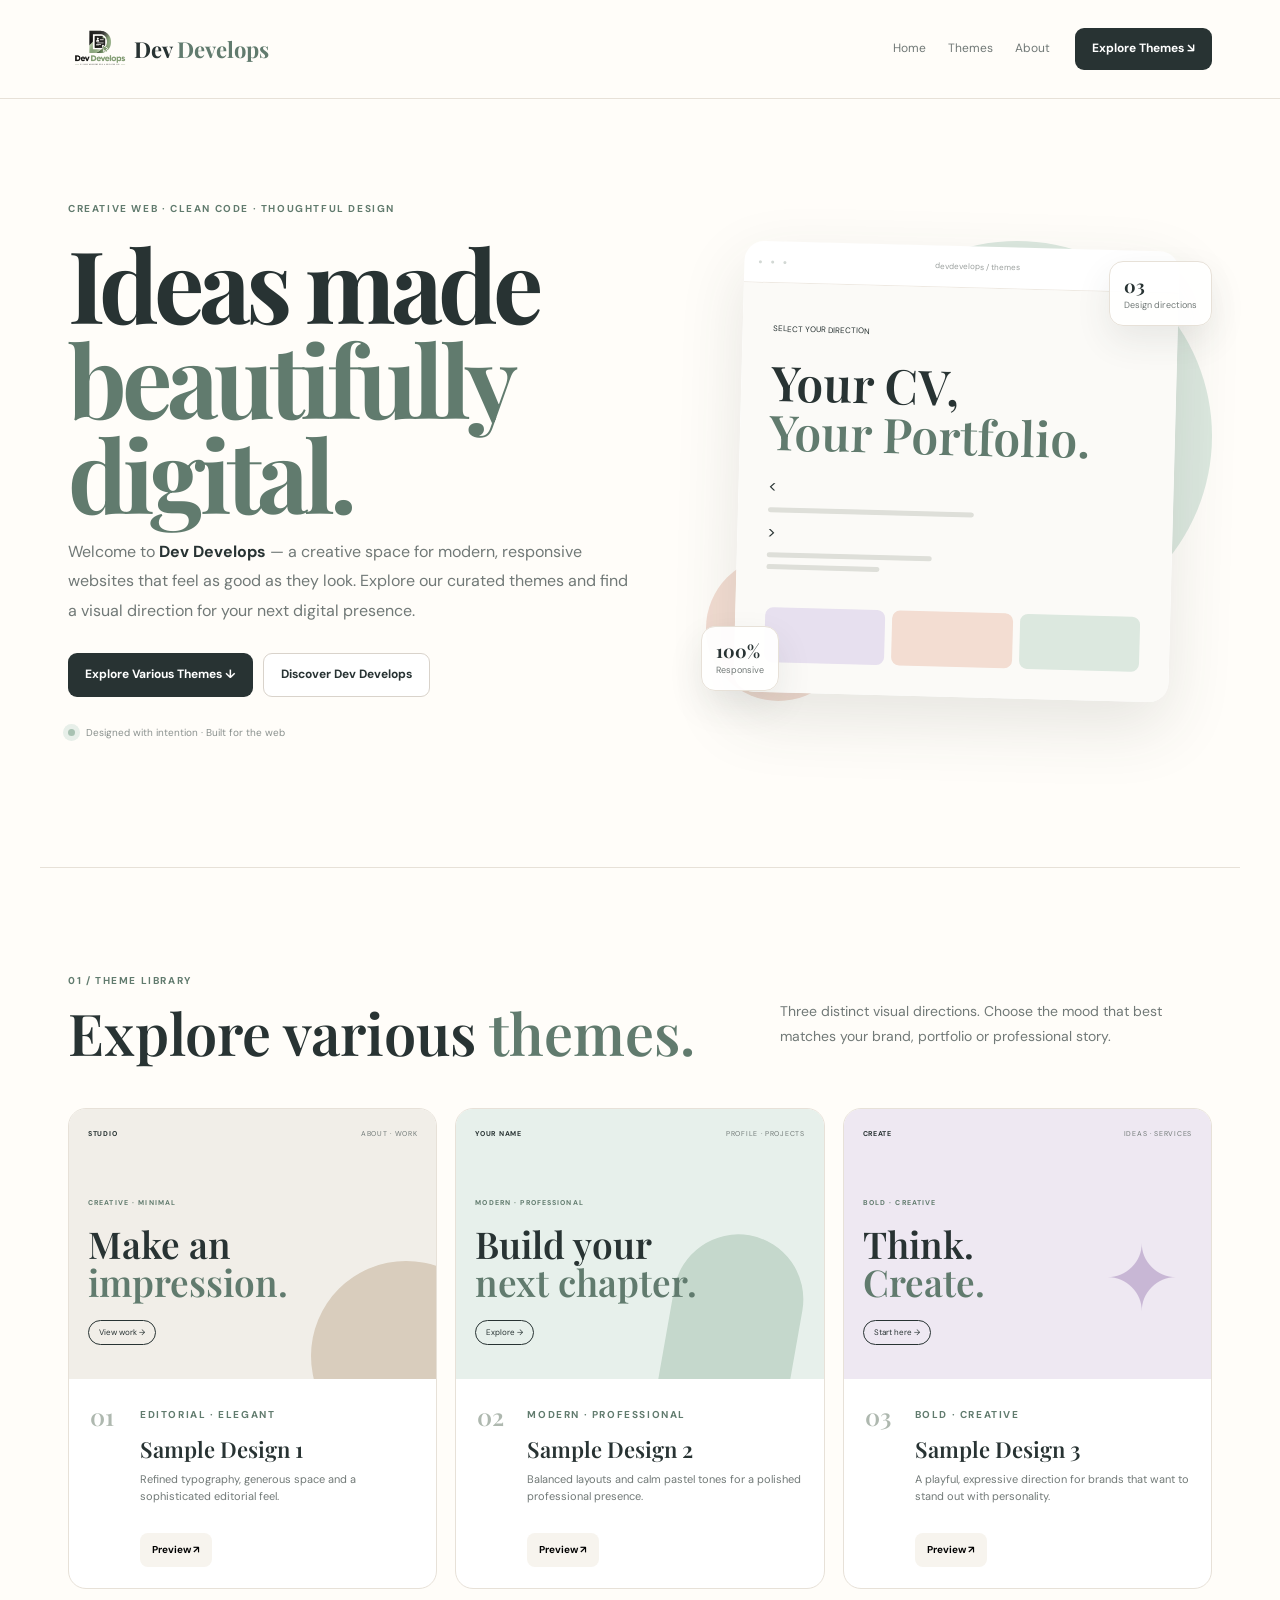
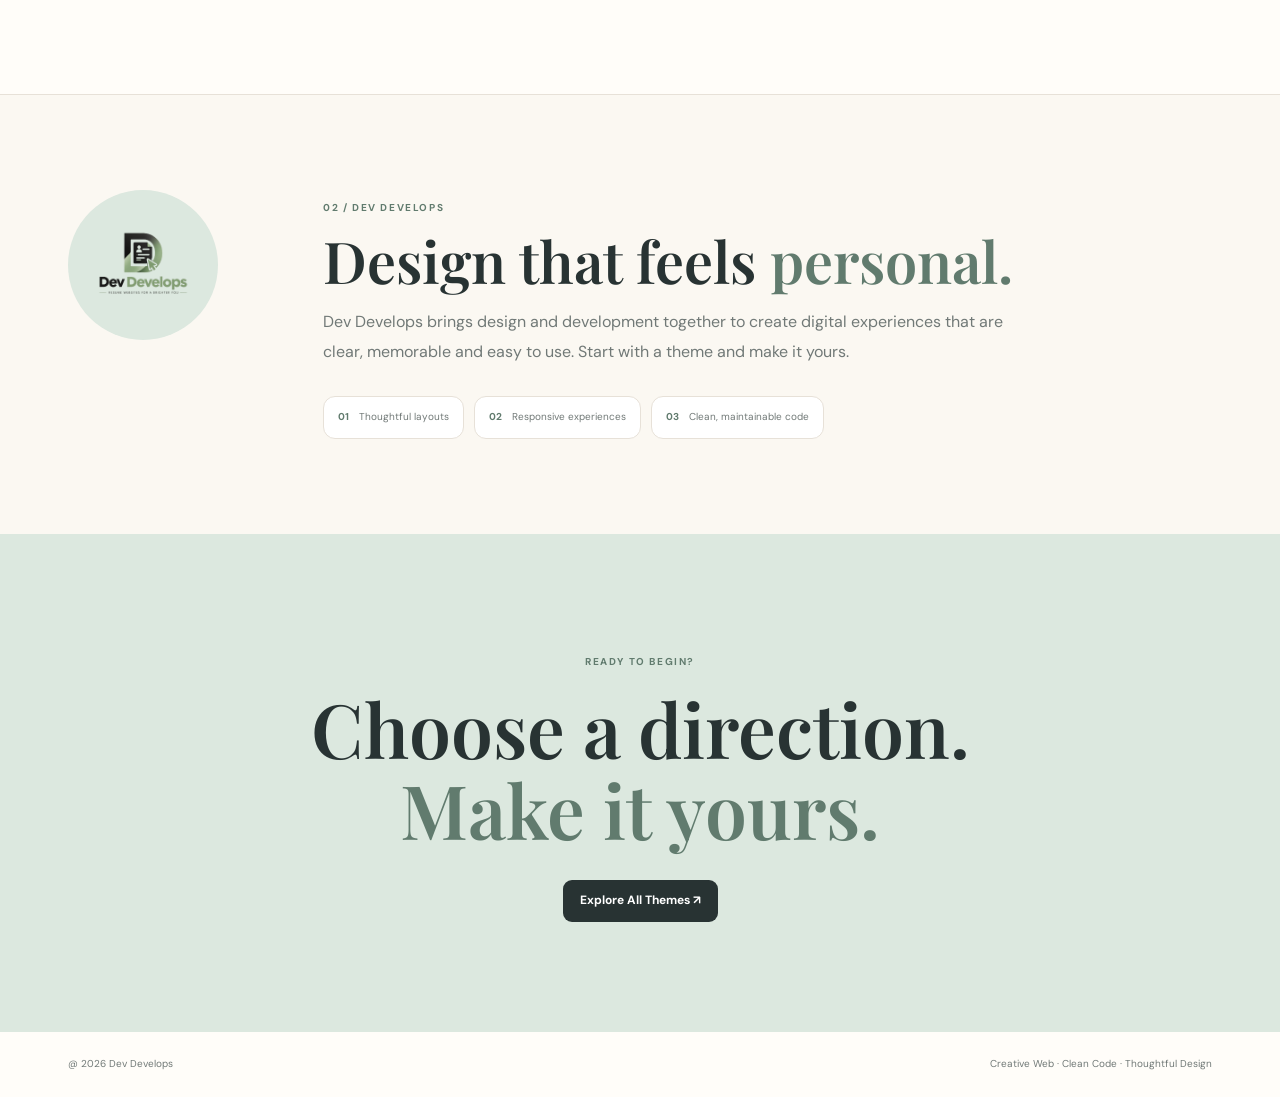
<file: index.html>
<!doctype html>
<html lang="en"><head>
<meta charset="utf-8"><meta name="viewport" content="width=device-width,initial-scale=1">
<meta name="description" content="Dev Develops — creative digital experiences and website themes.">
<title>Dev Develops | Creative Digital Experiences</title>
<link rel="preconnect" href="https://fonts.googleapis.com"><link rel="preconnect" href="https://fonts.gstatic.com" crossorigin>
<link href="https://fonts.googleapis.com/css2?family=DM+Sans:wght@400;500;600;700&family=Playfair+Display:wght@600;700&display=swap" rel="stylesheet">
<link rel="stylesheet" href="style1.css"></head><body>
<div class="progress"></div>
<header><div class="nav">
<a class="brand" href="#home">
    <img src="logo.png" alt="Dev Develops Logo" class="brand-logo">
    <span>Dev <i>Develops</i></span>
</a>
<nav><a href="#home">Home</a><a href="#themes">Themes</a><a href="#about">About</a></nav>
<a class="btn dark navbtn" href="#themes">Explore Themes ↘</a>
</div><div class="mobile"><a href="#home">Home</a><a href="#themes">Themes</a><a href="#about">About</a></div></header>

<main>
<section id="home" class="hero"><div>
<p class="eyebrow">CREATIVE WEB · CLEAN CODE · THOUGHTFUL DESIGN</p>
<h1><style={font-family: "Libre Baskerville"}>Ideas made<br><i>beautifully digital.</i></h1>
<p class="intro">Welcome to <strong>Dev Develops</strong> — a creative space for modern, responsive websites that feel as good as they look. Explore our curated themes and find a visual direction for your next digital presence.</p>
<div class="actions"><a class="btn dark" href="#themes">Explore Various Themes ↓</a><a class="btn light" href="#about">Discover Dev Develops</a></div>
<p class="note"><span></span> Designed with intention · Built for the web</p>
</div>
<div class="art"><div class="circle c1"></div><div class="circle c2"></div><div class="circle c3"></div>
<div class="browser"><div class="bar"><b>● ● ●</b><span>devdevelops / themes</span></div><div class="screen"><small>SELECT YOUR DIRECTION</small><h2>Your CV,<br><i>Your Portfolio.</i></h2><div class="lines"><<b></b>></b><b></b><b></b></div><div class="blocks"><b></b><b></b><b></b></div></div></div>
<div class="float f1"><b>03</b><small>Design directions</small></div><div class="float f2"><b>100%</b><small>Responsive</small></div></div></section>

<section id="themes" class="themes"><div class="heading"><div><p class="eyebrow">01 / THEME LIBRARY</p><h2>Explore various <i>themes.</i></h2></div><p>Three distinct visual directions. Choose the mood that best matches your brand, portfolio or professional story.</p></div>
<div class="grid">
<article class="card one"><div class="preview"><div class="pnav"><b>STUDIO</b><span>ABOUT · WORK</span></div><div class="pbody"><small>CREATIVE · MINIMAL</small><strong>Make an<br><i>impression.</i></strong><em>View work →</em></div><div class="orb"></div></div><div class="info"><b>01</b><div><small>EDITORIAL · ELEGANT</small><h3>Sample Design 1</h3><p>Refined typography, generous space and a sophisticated editorial feel.</p></div><button data-theme="Sample Design 1" data-link="./Web%201/index.html">Preview ↗</button></div></article>
<article class="card two"><div class="preview"><div class="pnav"><b>YOUR NAME</b><span>PROFILE · PROJECTS</span></div><div class="pbody"><small>MODERN · PROFESSIONAL</small><strong>Build your<br><i>next chapter.</i></strong><em>Explore →</em></div><div class="panel"></div></div><div class="info"><b>02</b><div><small>MODERN · PROFESSIONAL</small><h3>Sample Design 2</h3><p>Balanced layouts and calm pastel tones for a polished professional presence.</p></div><button data-theme="Sample Design 2" data-link="./Web%202/index.html">Preview ↗</button></div></article>
<article class="card three"><div class="preview"><div class="pnav"><b>CREATE</b><span>IDEAS · SERVICES</span></div><div class="pbody"><small>BOLD · CREATIVE</small><strong>Think.<br><i>Create.</i></strong><em>Start here →</em></div><div class="star">✦</div></div><div class="info"><b>03</b><div><small>BOLD · CREATIVE</small><h3>Sample Design 3</h3><p>A playful, expressive direction for brands that want to stand out with personality.</p></div><button data-theme="Sample Design 3" data-link="./Web%203/index.html">Preview ↗</button></div></article>
</div></section>

<section id="about" class="about"><div class="aboutmark">
    <img src="logo.png" alt="Dev Develops Logo">
</div><div><p class="eyebrow">02 / DEV DEVELOPS</p><h2>Design that feels <i>personal.</i></h2><p class="lead">Dev Develops brings design and development together to create digital experiences that are clear, memorable and easy to use. Start with a theme and make it yours.</p><div class="principles"><div><b>01</b> Thoughtful layouts</div><div><b>02</b> Responsive experiences</div><div><b>03</b> Clean, maintainable code</div></div></div></section>
<section class="cta"><p class="eyebrow">READY TO BEGIN?</p><h2>Choose a direction.<br><i>Make it yours.</i></h2><a class="btn dark" href="#themes">Explore All Themes ↗</a></section>
</main><footer>@ 2026 Dev Develops <span>Creative Web · Clean Code · Thoughtful Design</span></footer>

<div class="modal" id="modal"><div class="shade"></div><div class="modalbox"><button class="close">×</button><p class="eyebrow">THEME PREVIEW</p><h2 id="modalTitle">Sample Design</h2><div class="modalview"><small>DEV DEVELOPS</small><strong>Your next<br><i>digital story.</i></strong><a id="exploreTheme" href="#">Explore →</a></div><p>This sample direction can be adapted with your content, imagery, colors and sections.</p><a class="btn dark" id="chooseTheme" href="#">Choose this direction</a></div></div>
<script>
document.addEventListener("DOMContentLoaded", function () {

    /* ==========================
       MODAL ELEMENTS
    ========================== */

    const modal = document.getElementById("modal");
    const modalTitle = document.getElementById("modalTitle");
    const exploreTheme = document.getElementById("exploreTheme");
    const chooseTheme = document.getElementById("chooseTheme");

    /* ==========================
       THEME PREVIEW BUTTONS
    ========================== */

    const previewButtons = document.querySelectorAll("[data-theme]");

    previewButtons.forEach(function (button) {

        button.addEventListener("click", function (event) {

            event.preventDefault();

            const themeName = button.getAttribute("data-theme");
            const themeLink = button.getAttribute("data-link");

            // Change modal title
            modalTitle.textContent = themeName;

            // Change modal links
            exploreTheme.setAttribute("href", themeLink);
            chooseTheme.setAttribute("href", themeLink);

            // Open modal
            modal.classList.add("open");

            // Disable background scrolling
            document.body.style.overflow = "hidden";
        });

    });


    /* ==========================
       CLOSE MODAL
    ========================== */

    function closeModal() {

        modal.classList.remove("open");

        document.body.style.overflow = "";
    }


    const closeButton = document.querySelector(".close");
    const shade = document.querySelector(".shade");

    if (closeButton) {
        closeButton.addEventListener("click", closeModal);
    }

    if (shade) {
        shade.addEventListener("click", closeModal);
    }


    // Close modal with Escape key
    document.addEventListener("keydown", function (event) {

        if (event.key === "Escape") {
            closeModal();
        }

    });


    /* ==========================
       MOBILE MENU
    ========================== */

    const menu = document.querySelector(".menu");
    const mobile = document.querySelector(".mobile");

    // IMPORTANT:
    // .menu doesn't currently exist in your HTML.
    // Therefore we check if it exists before using it.

    if (menu && mobile) {

        menu.addEventListener("click", function () {

            mobile.classList.toggle("open");

        });

    }


    /* ==========================
       SCROLL PROGRESS
    ========================== */

    const progress = document.querySelector(".progress");

    window.addEventListener("scroll", function () {

        const totalHeight =
            document.documentElement.scrollHeight - window.innerHeight;

        if (progress && totalHeight > 0) {

            const percentage =
                (window.scrollY / totalHeight) * 100;

            progress.style.width = percentage + "%";

        }

    });

});
</script>
</file>
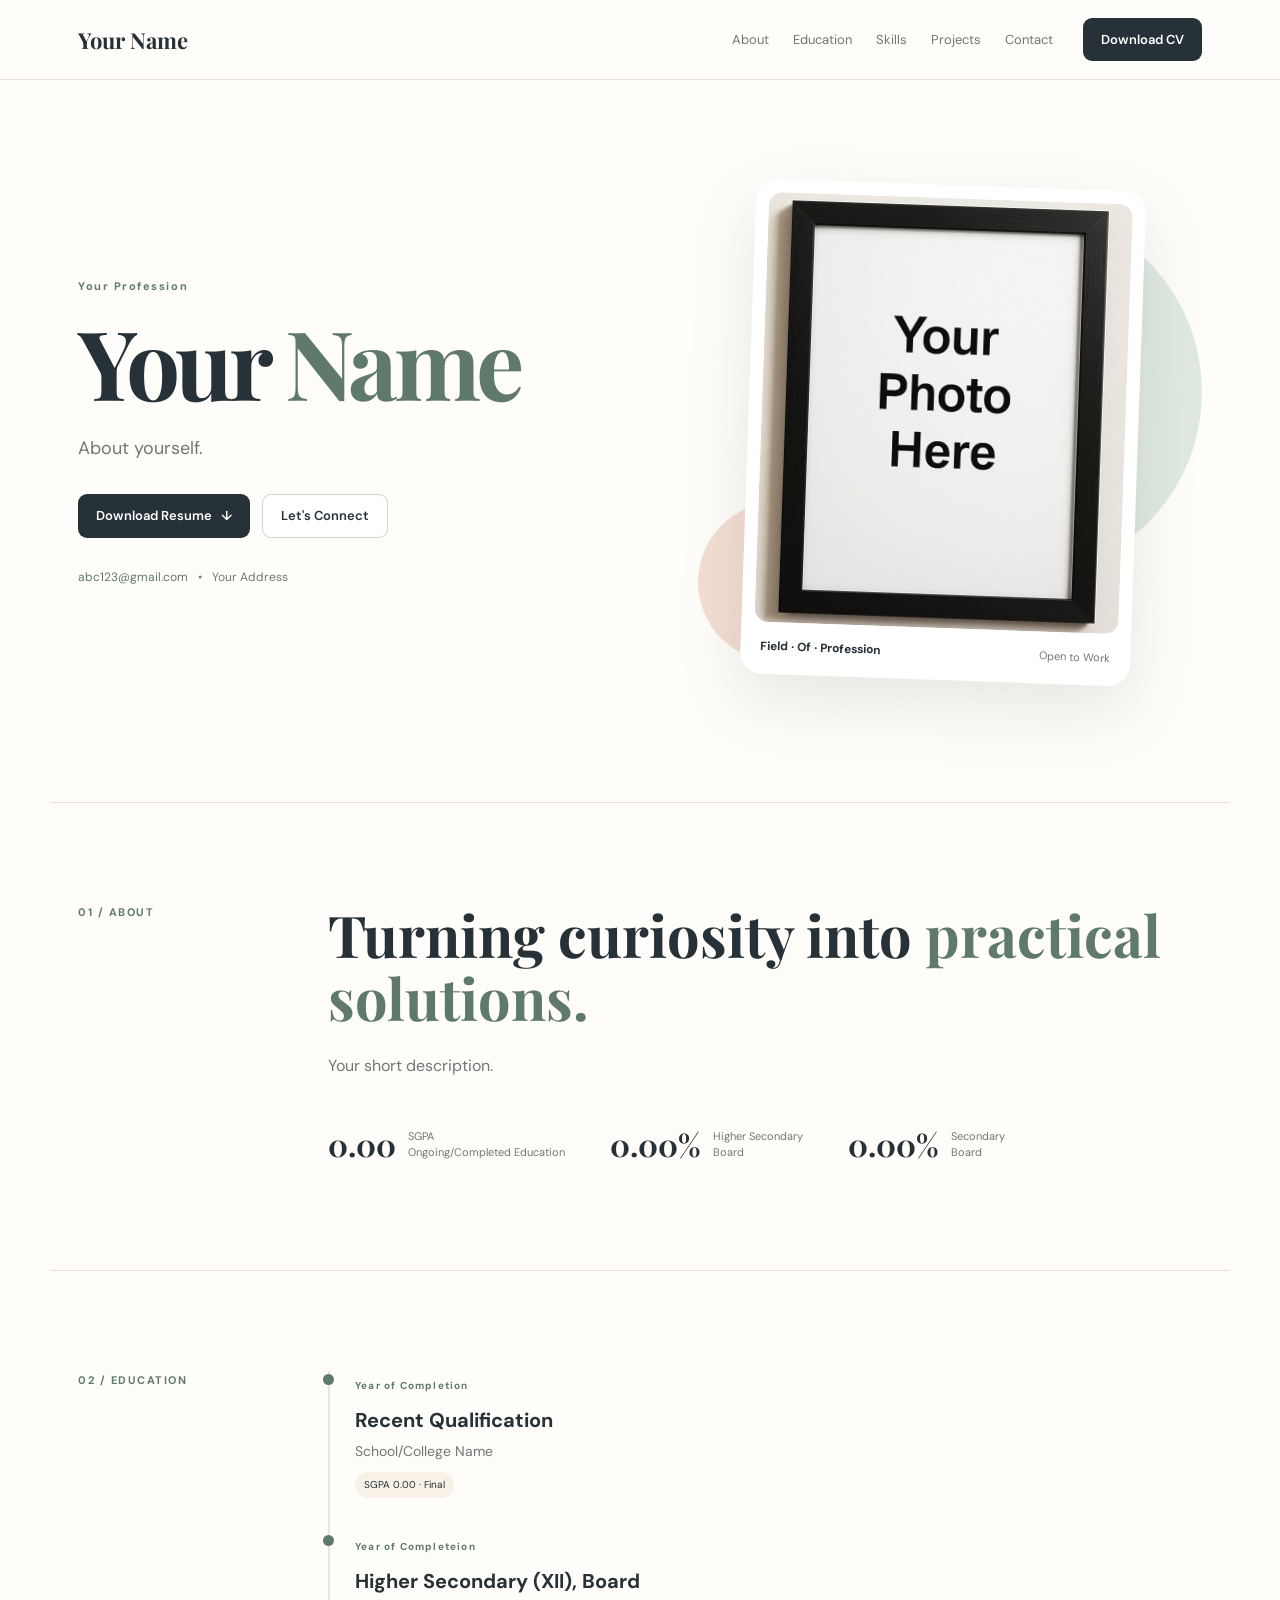
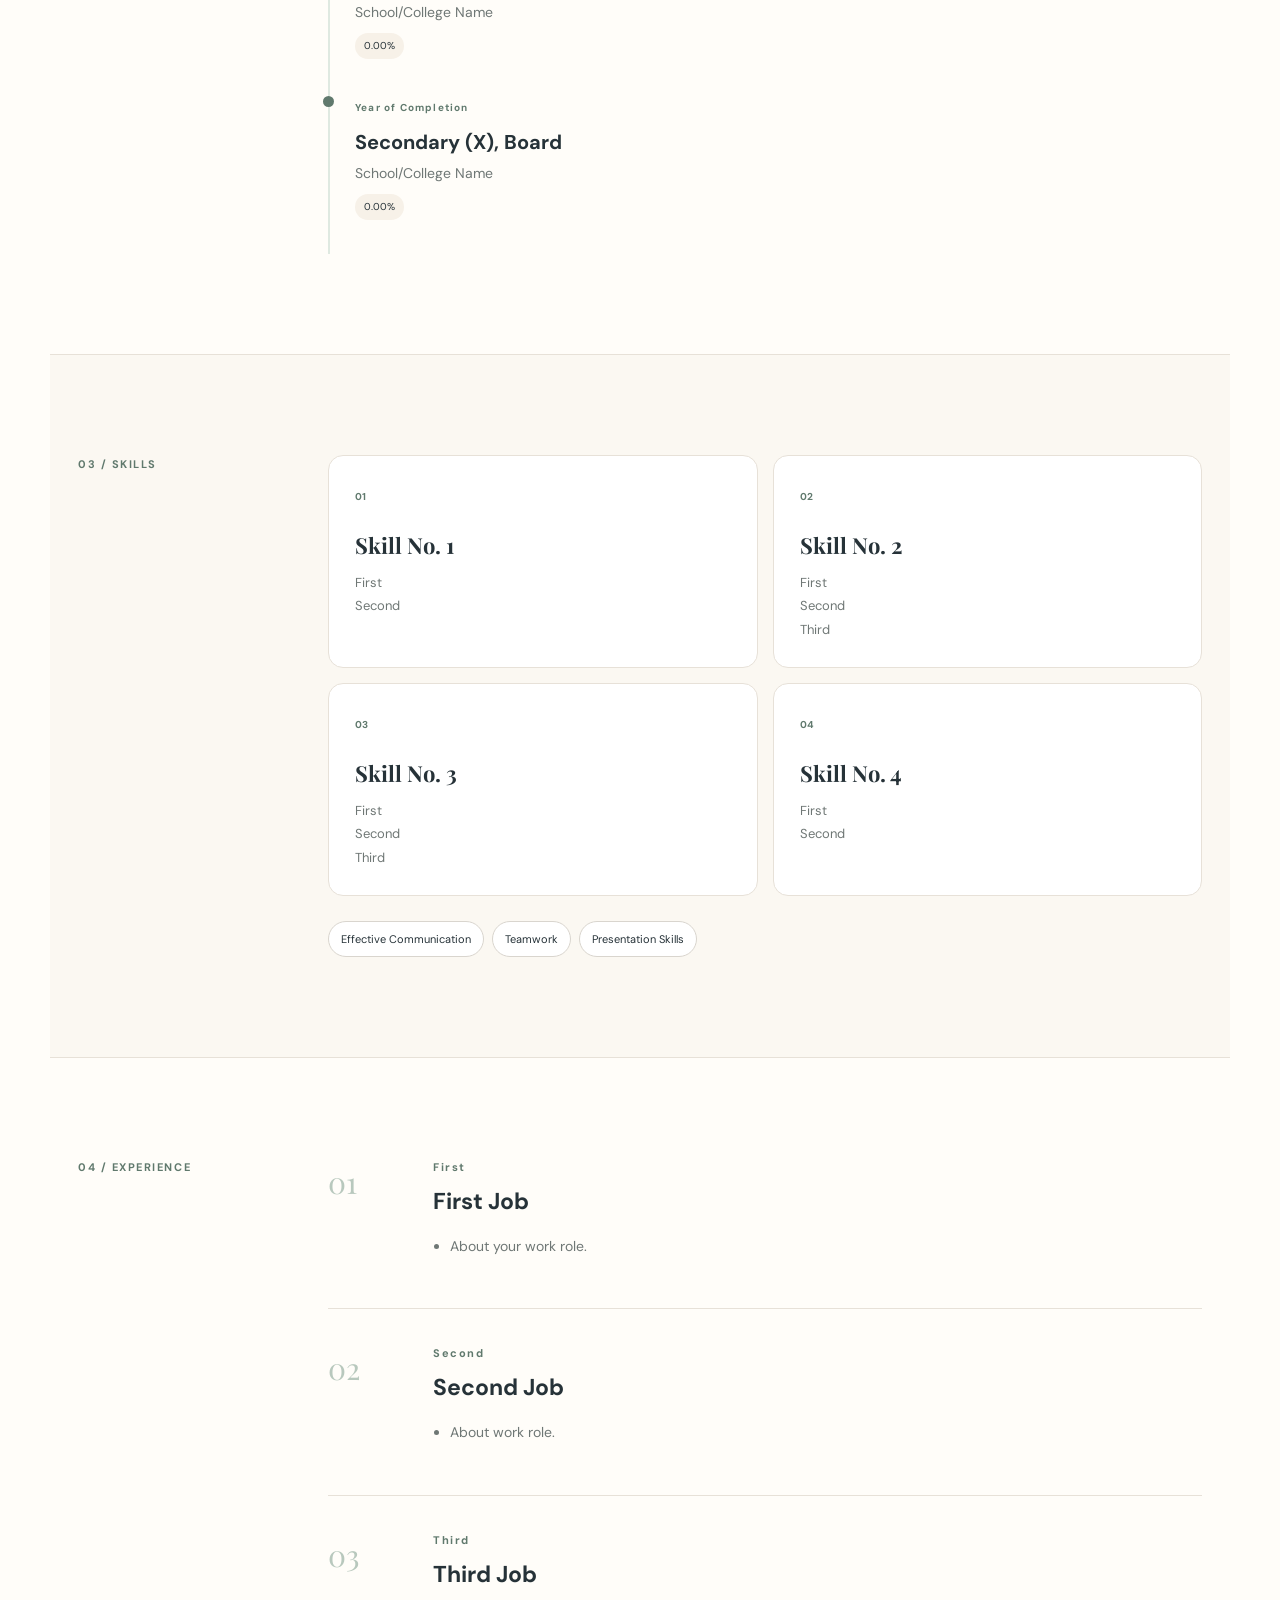
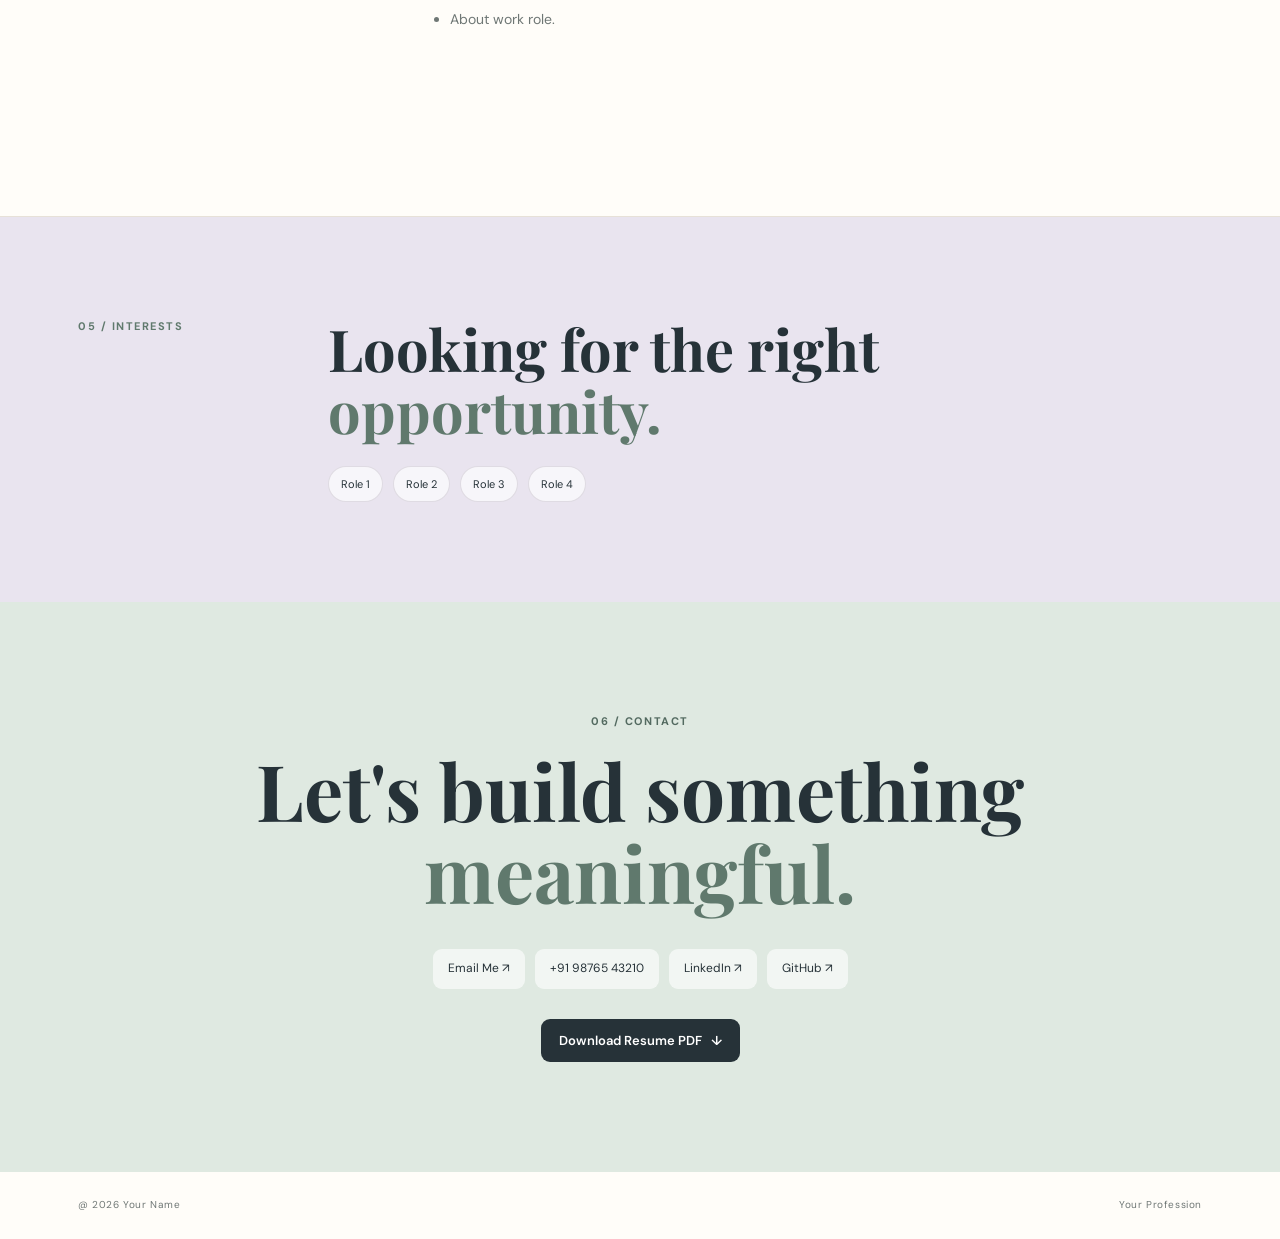
<file: Web 1/index.html>
<!DOCTYPE html>
<html lang="en">
<head>
  <meta charset="UTF-8">
  <meta name="viewport" content="width=device-width, initial-scale=1.0">
  <title>Sample Design 1</title>
  <link rel="preconnect" href="https://fonts.googleapis.com">
  <link rel="preconnect" href="https://fonts.gstatic.com" crossorigin>
  <link href="https://fonts.googleapis.com/css2?family=DM+Sans:wght@400;500;600;700&family=Playfair+Display:wght@600;700&display=swap" rel="stylesheet">
  <link rel="stylesheet" href="styles.css">
</head>
<body>
  <header class="nav">
    <div class="nav-inner">
      <a class="brand" href="#home">Your Name</a>
      <nav>
        <a href="#about">About</a>
        <a href="#education">Education</a>
        <a href="#skills">Skills</a>
        <a href="#projects">Projects</a>
        <a href="#contact">Contact</a>
      </nav>
      <a class="nav-btn" href="Sample - CV.docx" download>Download CV</a>
    </div>
  </header>

  <main>
    <section id="home" class="hero">
      <div class="hero-copy">
        <p class="eyebrow">Your Profession</p>
        <h1>Your <span>Name</span></h1>
        <p class="hero-text">
          About yourself.
        </p>
        <div class="hero-actions">
          <a class="primary-btn" href="Sample - CV.docx" download>Download Resume <span>↓</span></a>
          <a class="secondary-btn" href="#contact">Let's Connect</a>
        </div>
        <div class="quick-links">
          <a href="mailto:abc123@gmail.com">abc123@gmail.com</a>
          <span>•</span>
          <span>Your Address</span>
        </div>
      </div>

      <div class="hero-photo-wrap">
        <div class="soft-shape shape-one"></div>
        <div class="soft-shape shape-two"></div>
        <div class="photo-card">
          <img src="image.jpg" alt="Professional portrait of Dev Agnihotri">
          <div class="photo-caption">
            <strong>Field · Of · Profession</strong>
            <span>Open to Work</span>
          </div>
        </div>
      </div>
    </section>

    <section id="about" class="section about">
      <div class="section-label">01 / ABOUT</div>
      <div>
        <h2>Turning curiosity into <em>practical solutions.</em></h2>
        <p>
          Your short description.
        </p>
        <div class="stats">
          <div><strong>0.00</strong><span>SGPA<br>Ongoing/Completed Education</span></div>
          <div><strong>0.00%</strong><span>Higher Secondary<br>Board</span></div>
          <div><strong>0.00%</strong><span>Secondary<br>Board</span></div>
        </div>
      </div>
    </section>

    <section id="education" class="section">
      <div class="section-label">02 / EDUCATION</div>
      <div class="timeline">
        <article class="timeline-item">
          <span class="year">Year of Completion</span>
          <h3>Recent Qualification</h3>
          <p>School/College Name</p>
          <span class="pill">SGPA 0.00 · Final</span>
        </article>
        <article class="timeline-item">
          <span class="year">Year of Completeion</span>
          <h3>Higher Secondary (XII), Board</h3>
          <p>School/College Name</p>
          <span class="pill">0.00%</span>
        </article>
        <article class="timeline-item">
          <span class="year">Year of Completion</span>
          <h3>Secondary (X), Board</h3>
          <p>School/College Name</p>
          <span class="pill">0.00%</span>
        </article>
      </div>
    </section>

    <section id="skills" class="section skills-section">
      <div class="section-label">03 / SKILLS</div>
      <div class="skill-grid">
        <div class="skill-card"><span>01</span><h3>Skill No. 1</h3><p>First<br>Second</p></div>
        <div class="skill-card"><span>02</span><h3>Skill No. 2</h3><p>First<br>Second<br>Third</p></div>
        <div class="skill-card"><span>03</span><h3>Skill No. 3</h3><p>First<br>Second<br>Third</p></div>
        <div class="skill-card"><span>04</span><h3>Skill No. 4</h3><p>First<br>Second</p></div>
      </div>
      <div class="soft-skills">
        <span>Effective Communication</span>
        <span>Teamwork</span>
        <span>Presentation Skills</span>
      </div>
    </section>

    <section id="projects" class="section">
      <div class="section-label">04 / EXPERIENCE</div>
      <div class="project-list">
        <article class="project">
          <div class="project-no">01</div>
          <div>
            <p class="project-type">First</p>
            <h3>First Job</h3>
            <ul>
              <li>About your work role.</li>
            </ul>
          </div>
        </article>
        <article class="project">
          <div class="project-no">02</div>
          <div>
            <p class="project-type">Second</p>
            <h3>Second Job</h3>
            <ul>
              <li>About work role.</li>
            </ul>
          </div>
        </article>
        <article class="project">
          <div class="project-no">03</div>
          <div>
            <p class="project-type">Third</p>
            <h3>Third Job</h3>
            <ul>
              <li>About work role.</li>
            </ul>
          </div>
        </article>
      </div>
    </section>

    <section class="section interests">
      <div class="section-label">05 / INTERESTS</div>
      <div>
        <h2>Looking for the right <em>opportunity.</em></h2>
        <div class="interest-list">
          <span>Role 1</span>
          <span>Role 2</span>
          <span>Role 3</span>
          <span>Role 4</span>
        </div>
      </div>
    </section>

    <section id="contact" class="contact">
      <div class="section-label">06 / CONTACT</div>
      <h2>Let's build something<br><em>meaningful.</em></h2>
      <div class="contact-links">
        <a href="mailto:abc123@gmail.com">Email Me ↗</a>
        <a href="tel:+919876543210">+91 98765 43210</a>
        <a href="#" target="_blank" rel="noopener">LinkedIn ↗</a>
        <a href="#" target="_blank" rel="noopener">GitHub ↗</a>
      </div>
      <a class="primary-btn bottom-download" href="Sample - CV.docx" download>Download Resume PDF <span>↓</span></a>
    </section>
  </main>

  <footer>
    <span>@ 2026 Your Name</span>
    <span>Your Profession</span>
  </footer>
</body>
</html>
</file>
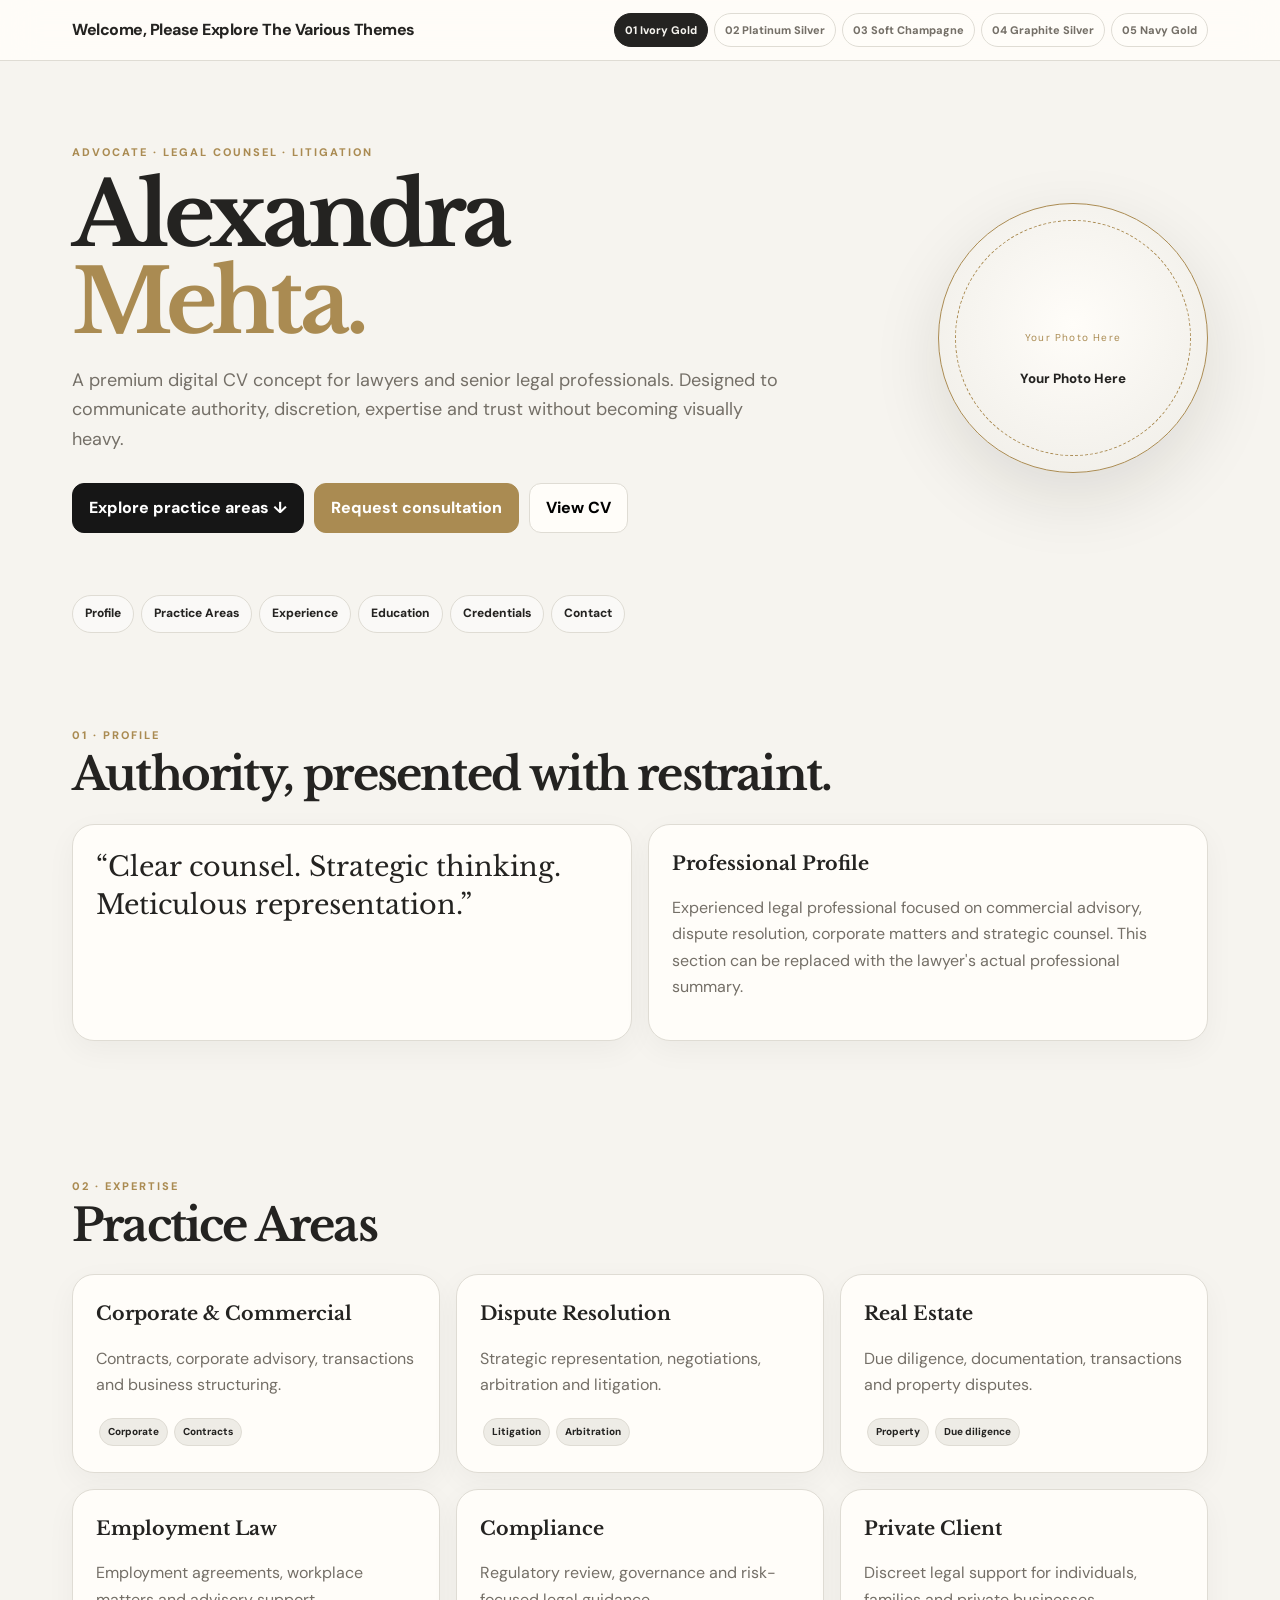
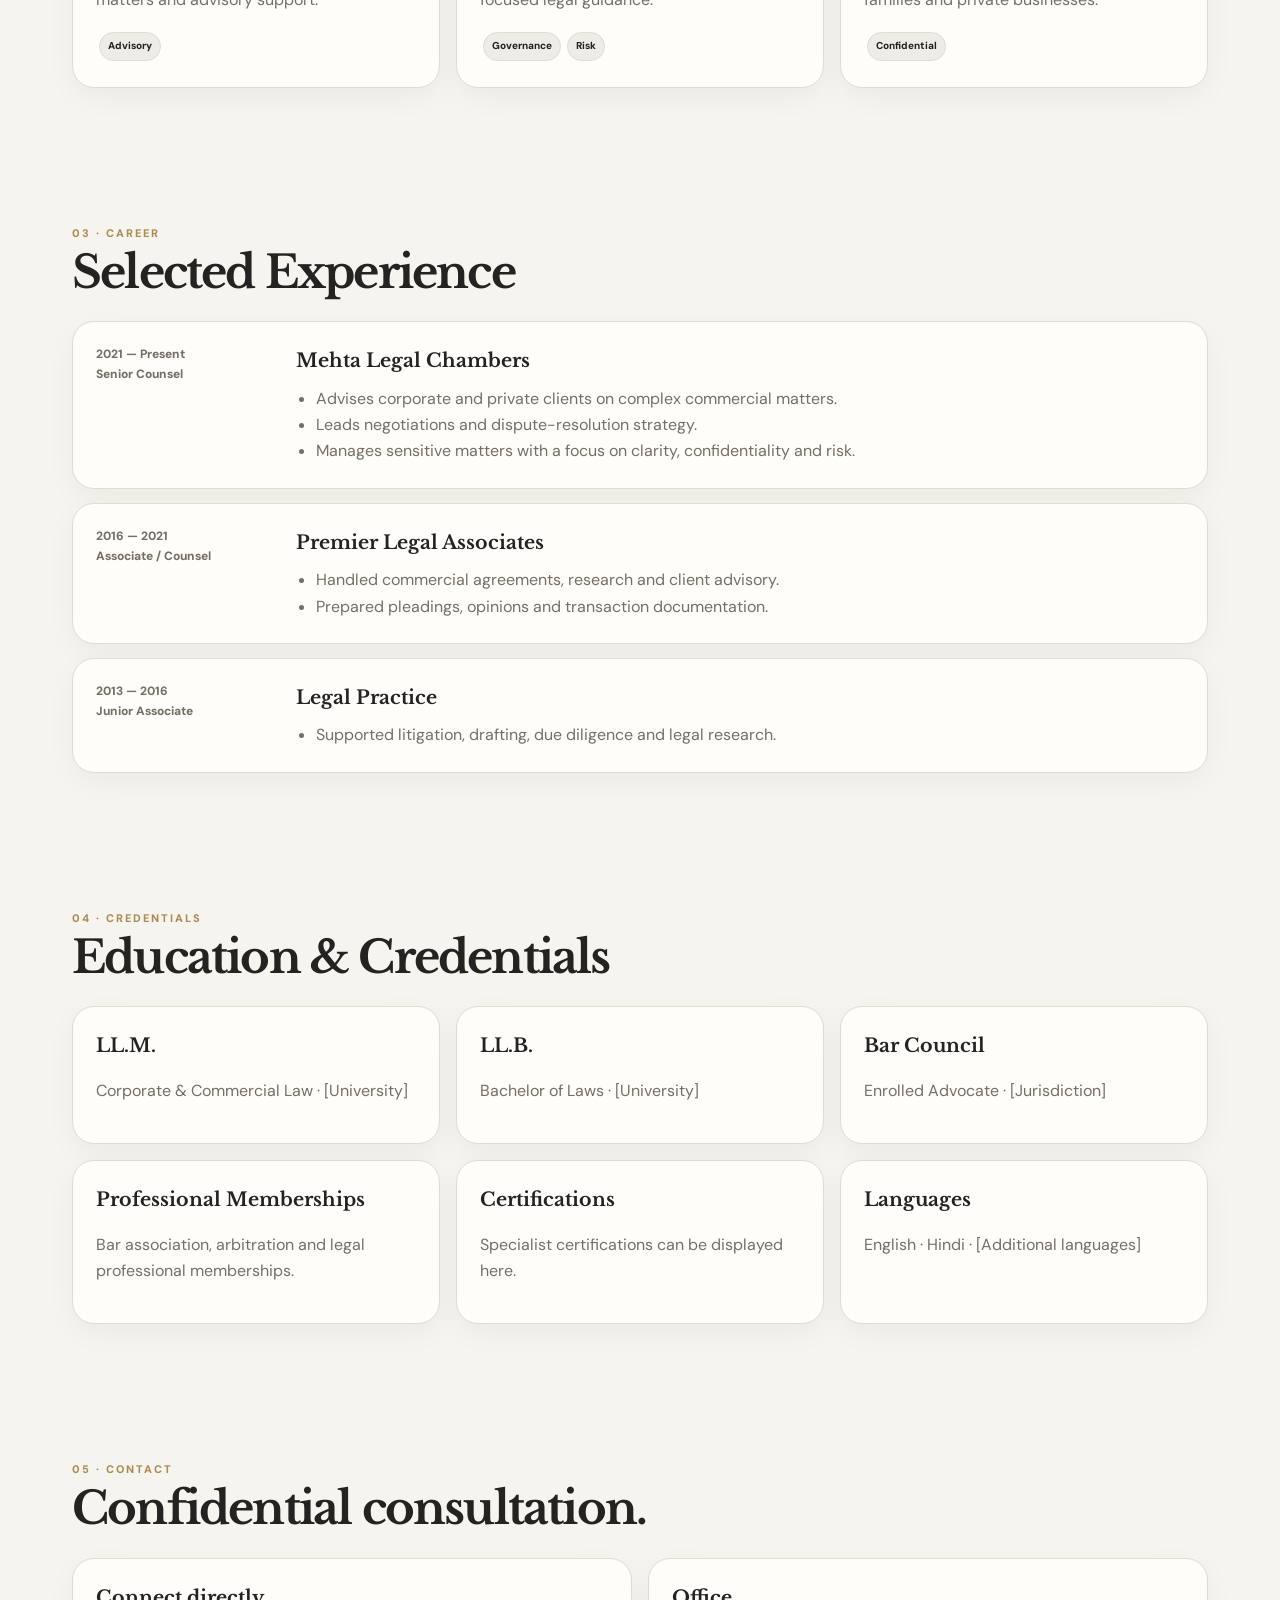
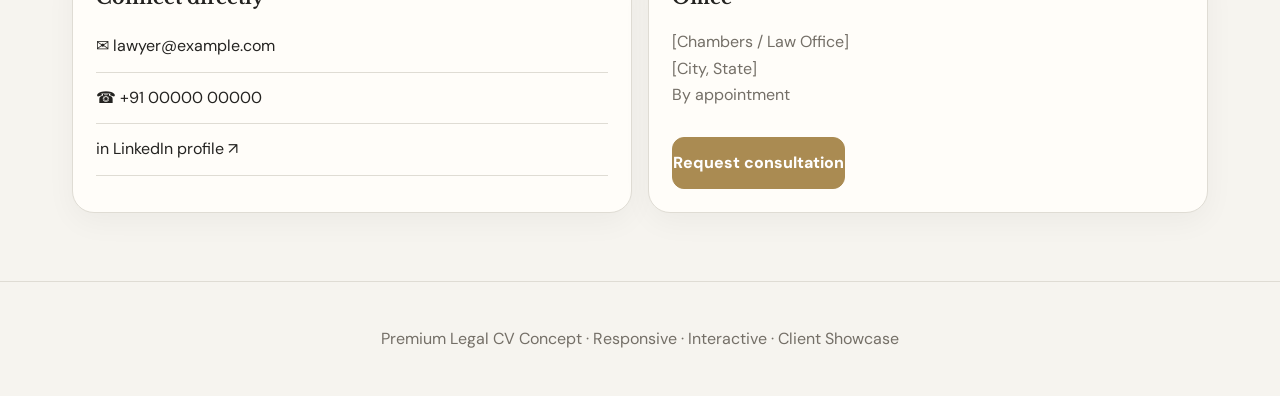
<file: Web 2/index.html>
<!doctype html>
<html lang="en">
<head>
<meta charset="utf-8">
<meta name="viewport" content="width=device-width, initial-scale=1">
<title>Sample Design 2</title>
<style>
@import url('https://fonts.googleapis.com/css2?family=DM+Sans:wght@400;500;600;700&family=Libre+Baskerville:wght@400;700&display=swap');
:root{
 --bg:#f6f4ef;--surface:#fffdf9;--surface2:#eeece6;--text:#242321;--muted:#746f67;
 --accent:#aa8b52;--accent2:#d9cba9;--line:#dfdcd4;--dark:#161616;
 --shadow:0 24px 70px rgba(25,23,20,.11)
}
*{box-sizing:border-box}html{scroll-behavior:smooth}
body{margin:0;background:var(--bg);color:var(--text);font-family:"DM Sans",sans-serif;line-height:1.65}
a{text-decoration:none;color:inherit}button{font:inherit}
.top{position:sticky;top:0;z-index:30;background:rgba(255,253,249,.9);backdrop-filter:blur(18px);border-bottom:1px solid var(--line)}
.topin{max-width:1180px;margin:auto;padding:13px 22px;display:flex;justify-content:space-between;align-items:center;gap:16px}
.brand{font-weight:800;letter-spacing:-.03em}.themes{display:flex;gap:6px;flex-wrap:wrap;justify-content:flex-end}
.theme{border:1px solid var(--line);background:var(--surface);color:var(--muted);border-radius:999px;padding:7px 10px;font-size:11px;font-weight:800;cursor:pointer}
.theme.active{background:var(--text);color:var(--bg);border-color:var(--text)}
.hero{max-width:1180px;margin:auto;padding:82px 22px 62px;display:grid;grid-template-columns:1.35fr .65fr;gap:55px;align-items:center}
.eyebrow{font-size:11px;font-weight:800;letter-spacing:.18em;text-transform:uppercase;color:var(--accent)}
h1,h2,h3{font-family:"Libre Baskerville",serif}h1{font-size:clamp(48px,7.5vw,88px);line-height:.98;letter-spacing:-.055em;margin:12px 0 20px}
h1 span{color:var(--accent)}.lead{font-size:18px;color:var(--muted);max-width:720px}.actions{display:flex;gap:10px;flex-wrap:wrap;margin-top:28px}
.btn{display:inline-flex;align-items:center;gap:8px;padding:11px 16px;border:1px solid var(--line);border-radius:12px;background:var(--surface);font-weight:800;cursor:pointer}
.btn.primary{background:var(--dark);color:#fff;border-color:var(--dark)}.btn.gold{background:var(--accent);color:#fff;border-color:var(--accent)}
.seal{width:270px;height:270px;border-radius:50%;justify-self:end;border:1px solid var(--accent);background:radial-gradient(circle at 50% 45%,var(--surface),var(--surface2));display:grid;place-items:center;box-shadow:var(--shadow);position:relative}
.seal:before{content:"Your Photo Here";position:absolute;inset:16px;border:1px dashed var(--accent);border-radius:50%;display:grid;place-items:center;font-size:10px;letter-spacing:.12em;color:var(--accent)}
.seal strong{font-family:"Libre Baskerville",serif;font-size:64px;z-index:1}.seal small{position:absolute;bottom:82px;font-weight:800;z-index:2}
.nav{max-width:1180px;margin:auto;padding:0 22px 25px;display:flex;gap:7px;flex-wrap:wrap}.nav a{border:1px solid var(--line);border-radius:999px;padding:8px 12px;background:rgba(255,255,255,.5);font-size:12px;font-weight:800}
.section{max-width:1180px;margin:auto;padding:68px 22px}.head{margin-bottom:25px}.head h2{font-size:clamp(28px,4vw,45px);line-height:1.08;letter-spacing:-.04em;margin:6px 0}.muted{color:var(--muted)}
.grid{display:grid;grid-template-columns:repeat(3,1fr);gap:16px}.card{background:var(--surface);border:1px solid var(--line);border-radius:22px;padding:23px;box-shadow:0 9px 30px rgba(30,25,20,.045);transition:.25s}.card:hover{transform:translateY(-5px);box-shadow:var(--shadow)}
.card h3{margin:0 0 8px;font-size:19px}.tag{display:inline-block;padding:5px 8px;border-radius:999px;background:var(--surface2);border:1px solid var(--line);font-size:10px;font-weight:800;margin:3px}
.profile{display:grid;grid-template-columns:1fr 1fr;gap:16px}.quote{font-family:"Libre Baskerville",serif;font-size:27px;line-height:1.4}
.timeline{display:grid;gap:14px}.matter{display:grid;grid-template-columns:180px 1fr;gap:20px}.date{font-size:12px;color:var(--muted);font-weight:800}.matter h3{margin:0;font-size:19px}.matter ul{color:var(--muted);margin:9px 0 0;padding-left:20px}
.contact{display:grid;grid-template-columns:1fr 1fr;gap:16px}.contact a{display:block;padding:12px 0;border-bottom:1px solid var(--line)}
footer{text-align:center;padding:44px 22px;border-top:1px solid var(--line);color:var(--muted)}
.modal{display:none;position:fixed;inset:0;background:rgba(0,0,0,.58);z-index:100;place-items:center;padding:20px}.modal.open{display:grid}.modalbox{max-width:650px;width:100%;background:var(--surface);border-radius:24px;padding:28px;box-shadow:0 35px 100px #0005}.close{float:right;border:0;background:var(--surface2);border-radius:50%;width:36px;height:36px;cursor:pointer}

body[data-theme="platinum"]{--bg:#f1f2f2;--surface:#fff;--surface2:#e6e8e8;--text:#222526;--muted:#6c7274;--accent:#92989a;--accent2:#c9cdce;--line:#d9ddde;--dark:#202223}

body[data-theme="champagne"]{--bg:#f8f4ec;--surface:#fffdf8;--surface2:#efe5d3;--text:#29251f;--muted:#786f63;--accent:#b28b52;--accent2:#dfc79e;--line:#e5dac7;--dark:#24211d}
body[data-theme="graphite"]{--bg:#ececeb;--surface:#f9f9f8;--surface2:#dedfdd;--text:#242424;--muted:#6f706e;--accent:#73726e;--accent2:#b6b5af;--line:#d0d1cf;--dark:#202020}
body[data-theme="navygold"]{--bg:#f5f6f6;--surface:#fff;--surface2:#e6eaeb;--text:#14212b;--muted:#68747c;--accent:#9b7a42;--accent2:#d8c49a;--line:#dce2e5;--dark:#14212b}
@media(max-width:800px){.hero,.profile,.contact{grid-template-columns:1fr}.seal{justify-self:start;width:210px;height:210px}.grid{grid-template-columns:1fr}.matter{grid-template-columns:1fr;gap:4px}.topin{align-items:flex-start;flex-direction:column}.themes{justify-content:flex-start}}
</style>
</head>
<body data-theme="ivory">
<header class="top"><div class="topin">
  <div class="brand"><style="font-family:Libre Baskerville">Welcome, Please Explore The Various Themes</div>
  <div class="themes">
    <button class="theme active" data-theme="ivory">01 Ivory Gold</button>
  
    <button class="theme" data-theme="platinum">02 Platinum Silver</button>
    
    <button class="theme" data-theme="champagne">03 Soft Champagne</button>
    <button class="theme" data-theme="graphite">04 Graphite Silver</button>
    <button class="theme" data-theme="navygold">05 Navy Gold</button>
  </div>
</div></header>

<main>
<section class="hero">
  <div>
    <div class="eyebrow">Advocate · Legal Counsel · Litigation</div>
    <h1>Alexandra<br><span>Mehta.</span></h1>
    <p class="lead">A premium digital CV concept for lawyers and senior legal professionals. Designed to communicate authority, discretion, expertise and trust without becoming visually heavy.</p>
    <div class="actions">
      <a class="btn primary" href="#practice">Explore practice areas ↓</a>
      <a class="btn gold" href="#contact">Request consultation</a>
      <button class="btn" onclick="openModal()">View CV</button>
    </div>
  </div>
  <div class="seal"><strong></strong><small>Your Photo Here</small></div>
</section>

<nav class="nav">
<a href="#profile">Profile</a><a href="#practice">Practice Areas</a><a href="#experience">Experience</a><a href="#education">Education</a><a href="#credentials">Credentials</a><a href="#contact">Contact</a>
</nav>

<section class="section" id="profile">
<div class="head"><div class="eyebrow">01 · Profile</div><h2>Authority, presented with restraint.</h2></div>
<div class="profile">
<div class="card"><div class="quote">“Clear counsel. Strategic thinking. Meticulous representation.”</div></div>
<div class="card"><h3>Professional Profile</h3><p class="muted">Experienced legal professional focused on commercial advisory, dispute resolution, corporate matters and strategic counsel. This section can be replaced with the lawyer's actual professional summary.</p></div>
</div>
</section>

<section class="section" id="practice">
<div class="head"><div class="eyebrow">02 · Expertise</div><h2>Practice Areas</h2></div>
<div class="grid">
<div class="card"><h3>Corporate & Commercial</h3><p class="muted">Contracts, corporate advisory, transactions and business structuring.</p><span class="tag">Corporate</span><span class="tag">Contracts</span></div>
<div class="card"><h3>Dispute Resolution</h3><p class="muted">Strategic representation, negotiations, arbitration and litigation.</p><span class="tag">Litigation</span><span class="tag">Arbitration</span></div>
<div class="card"><h3>Real Estate</h3><p class="muted">Due diligence, documentation, transactions and property disputes.</p><span class="tag">Property</span><span class="tag">Due diligence</span></div>
<div class="card"><h3>Employment Law</h3><p class="muted">Employment agreements, workplace matters and advisory support.</p><span class="tag">Advisory</span></div>
<div class="card"><h3>Compliance</h3><p class="muted">Regulatory review, governance and risk-focused legal guidance.</p><span class="tag">Governance</span><span class="tag">Risk</span></div>
<div class="card"><h3>Private Client</h3><p class="muted">Discreet legal support for individuals, families and private businesses.</p><span class="tag">Confidential</span></div>
</div>
</section>

<section class="section" id="experience">
<div class="head"><div class="eyebrow">03 · Career</div><h2>Selected Experience</h2></div>
<div class="timeline">
<article class="card matter"><div class="date">2021 — Present<br>Senior Counsel</div><div><h3>Mehta Legal Chambers</h3><ul><li>Advises corporate and private clients on complex commercial matters.</li><li>Leads negotiations and dispute-resolution strategy.</li><li>Manages sensitive matters with a focus on clarity, confidentiality and risk.</li></ul></div></article>
<article class="card matter"><div class="date">2016 — 2021<br>Associate / Counsel</div><div><h3>Premier Legal Associates</h3><ul><li>Handled commercial agreements, research and client advisory.</li><li>Prepared pleadings, opinions and transaction documentation.</li></ul></div></article>
<article class="card matter"><div class="date">2013 — 2016<br>Junior Associate</div><div><h3>Legal Practice</h3><ul><li>Supported litigation, drafting, due diligence and legal research.</li></ul></div></article>
</div>
</section>

<section class="section" id="credentials">
<div class="head"><div class="eyebrow">04 · Credentials</div><h2>Education & Credentials</h2></div>
<div class="grid">
<div class="card"><h3>LL.M.</h3><p class="muted">Corporate & Commercial Law · [University]</p></div>
<div class="card"><h3>LL.B.</h3><p class="muted">Bachelor of Laws · [University]</p></div>
<div class="card"><h3>Bar Council</h3><p class="muted">Enrolled Advocate · [Jurisdiction]</p></div>
<div class="card"><h3>Professional Memberships</h3><p class="muted">Bar association, arbitration and legal professional memberships.</p></div>
<div class="card"><h3>Certifications</h3><p class="muted">Specialist certifications can be displayed here.</p></div>
<div class="card"><h3>Languages</h3><p class="muted">English · Hindi · [Additional languages]</p></div>
</div>
</section>

<section class="section" id="contact">
<div class="head"><div class="eyebrow">05 · Contact</div><h2>Confidential consultation.</h2></div>
<div class="contact">
<div class="card"><h3>Connect directly</h3><a href="mailto:lawyer@example.com">✉ lawyer@example.com</a><a href="tel:+910000000000">☎ +91 00000 00000</a><a href="#">in LinkedIn profile ↗</a></div>
<div class="card"><h3>Office</h3><p class="muted">[Chambers / Law Office]<br>[City, State]<br>By appointment</p><div class="actions"><a class="btn gold" href="mailto:lawyer@example.com">Request consultation</a></div></div>
</div>
</section>
</main>
<footer>Premium Legal CV Concept · Responsive · Interactive · Client Showcase</footer>

<div class="modal" id="modal" onclick="if(event.target===this)closeModal()"><div class="modalbox"><button class="close" onclick="closeModal()">×</button><div class="eyebrow">Digital CV</div><h2>Complete Professional Profile</h2><p class="muted">In a finished client website, this button can open a full CV, PDF download, credentials, publications and selected matters while keeping the homepage concise.</p><div class="actions"><button class="btn gold" onclick="window.print()">Print / Save PDF</button><button class="btn" onclick="closeModal()">Close</button></div></div></div>
<script>
document.querySelectorAll('.theme').forEach(b=>b.addEventListener('click',()=>{
 document.querySelectorAll('.theme').forEach(x=>x.classList.remove('active'));b.classList.add('active');document.body.dataset.theme=b.dataset.theme;
}));
function openModal(){document.getElementById('modal').classList.add('open')}
function closeModal(){document.getElementById('modal').classList.remove('open')}
</script>
</body>
</html>
</file>
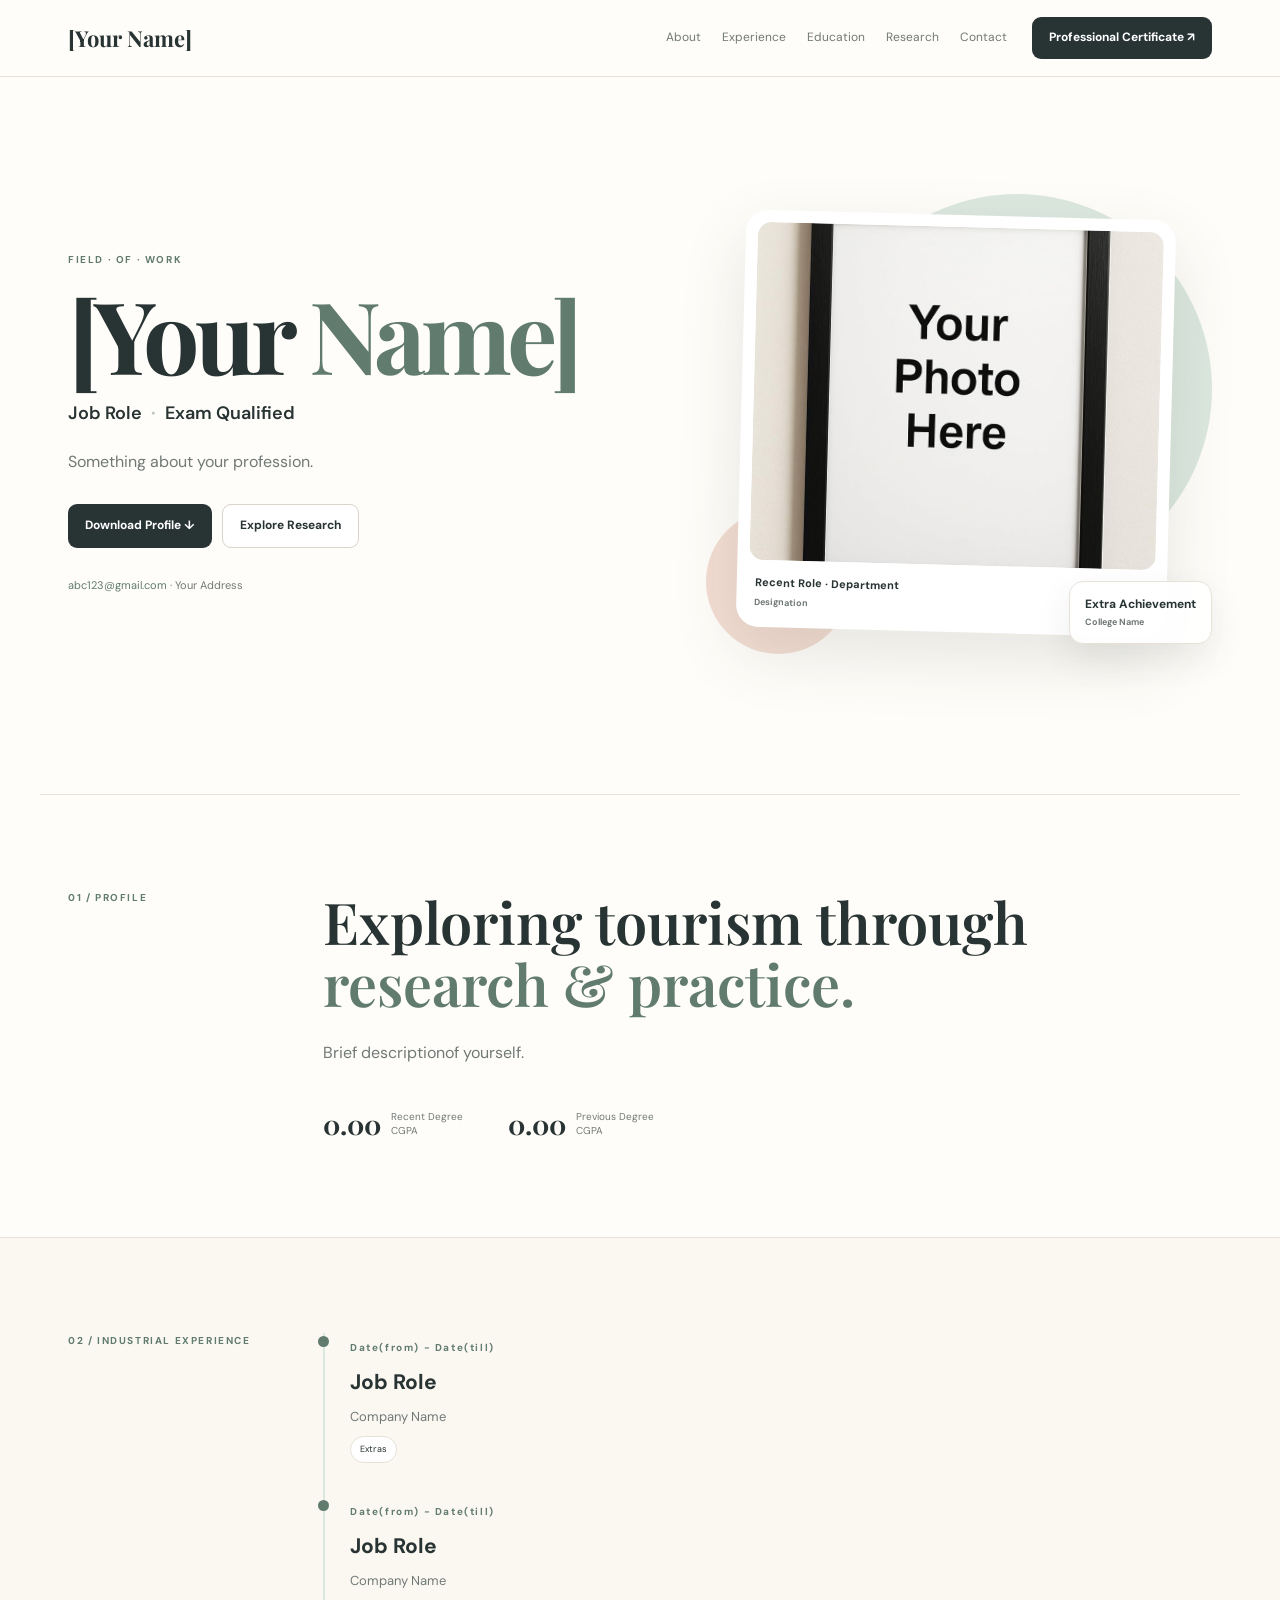
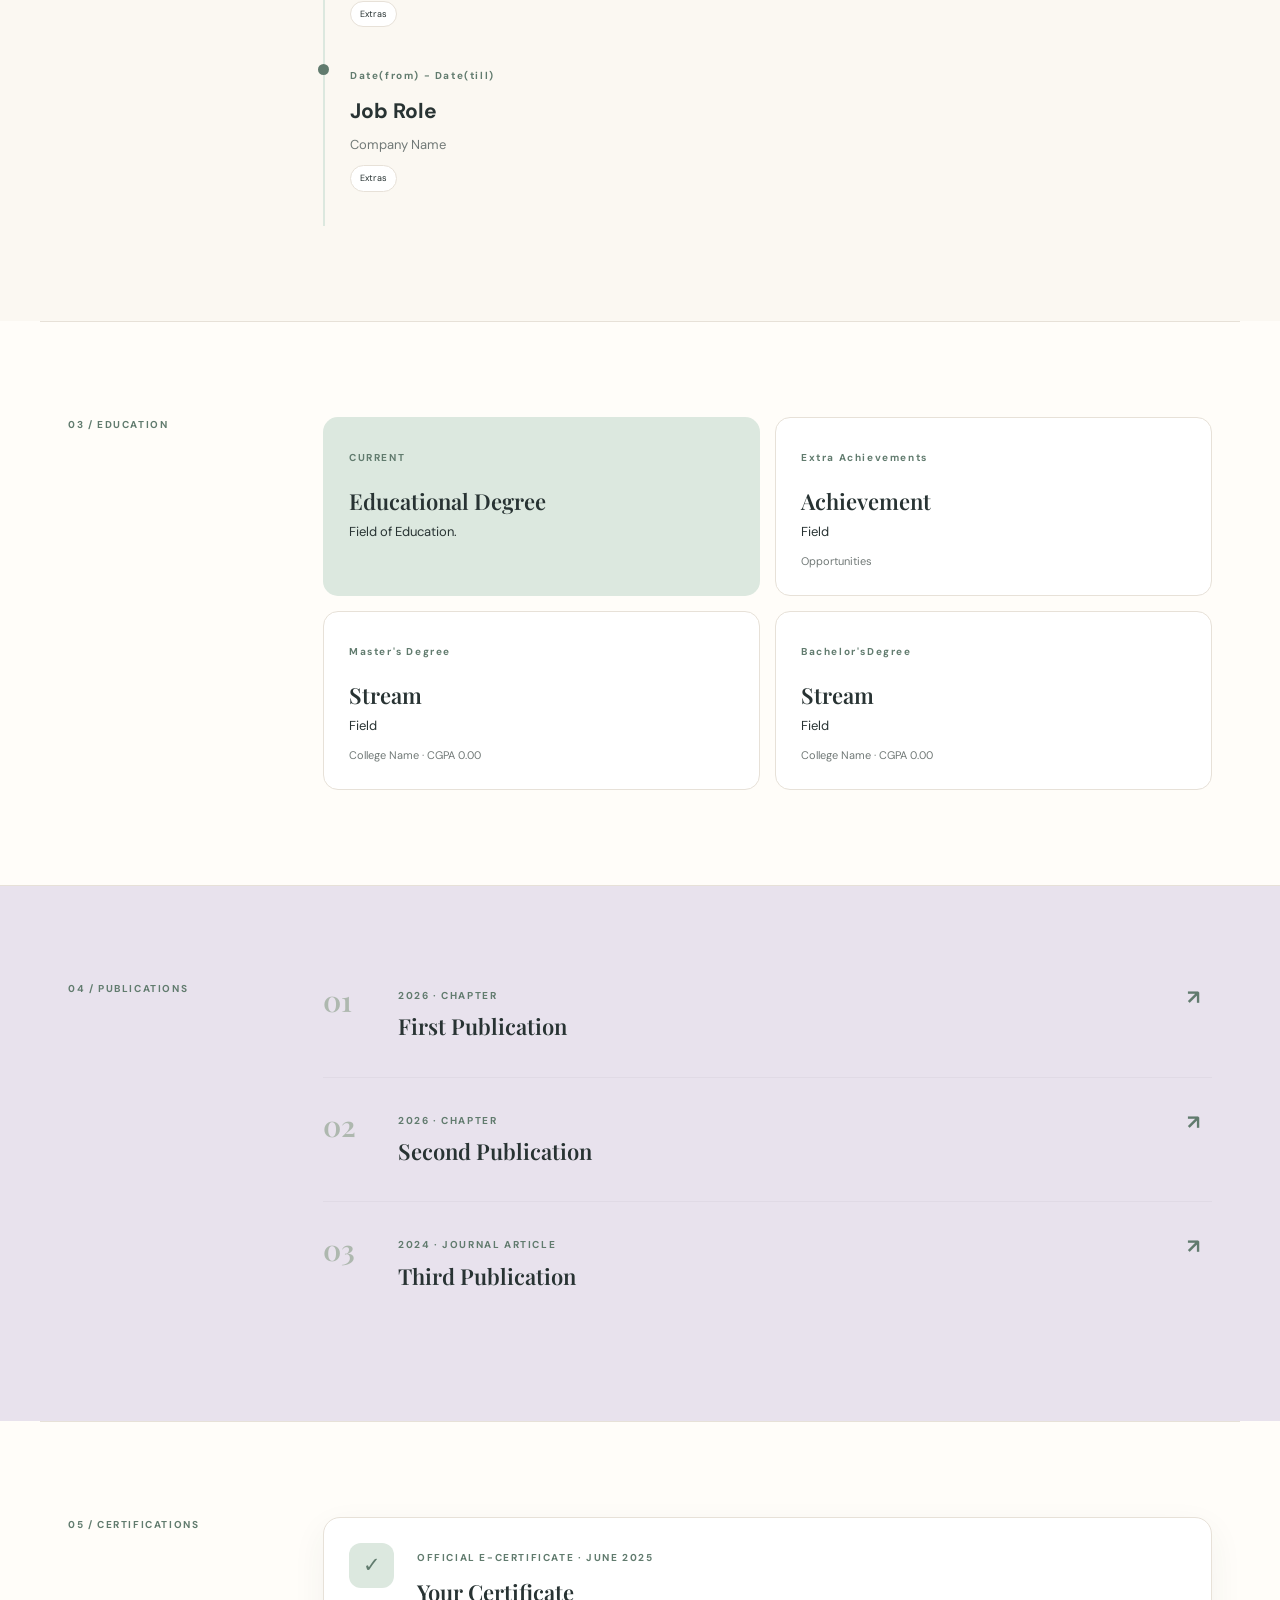
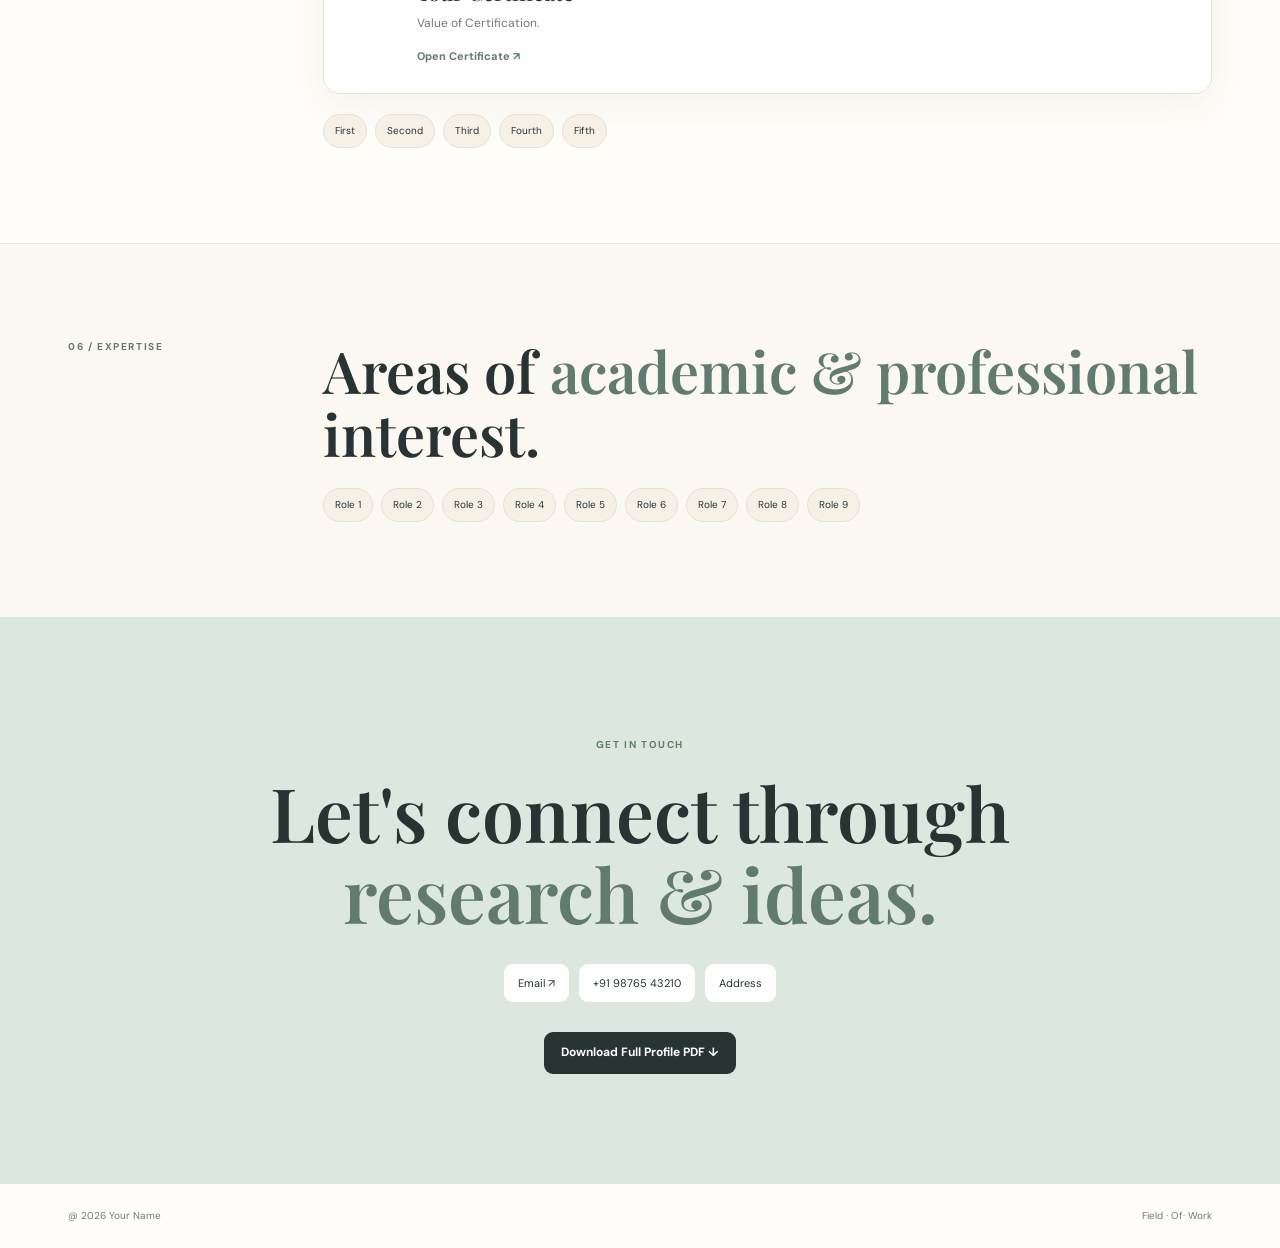
<file: Web 3/index.html>
<!doctype html><html lang="en"><head>
<meta charset="utf-8"><meta name="viewport" content="width=device-width,initial-scale=1">
<title>Sample Design 3</title>
<link rel="preconnect" href="https://fonts.googleapis.com"><link rel="preconnect" href="https://fonts.gstatic.com" crossorigin>
<link href="https://fonts.googleapis.com/css2?family=DM+Sans:wght@400;500;600;700&family=Playfair+Display:wght@600;700&display=swap" rel="stylesheet">
<link rel="stylesheet" href="styles.css"></head><body>
<div class="progress"></div>
<header><div class="nav"><a class="brand" href="#home">[Your Name]</a><nav><a href="#about">About</a><a href="#experience">Experience</a><a href="#education">Education</a><a href="#research">Research</a><a href="#contact">Contact</a></nav><a class="btn dark" href="Your Certificate.jpg" target="_blank">Professional Certificate ↗</a></div></header> 
<main>
<section id="home" class="hero"><div><p class="eyebrow">FIELD · OF · WORK</p><h1>[Your <i>Name]</i></h1><p class="role">Job Role <b>·</b> Exam Qualified</p><p class="intro">Something about your profession.</p><div class="actions"><a class="btn dark" href="Sample - CV.docx" download>Download Profile ↓</a><a class="btn light" href="#research">Explore Research</a></div><p class="contactline"><a href="mailto:abc123@gmail.com">abc123@gmail.com</a> · Your Address</p></div>
<div class="visual"><div class="blob sage"></div><div class="blob peach"></div><div class="photo"><img src="image.jpg" alt="image"><div><strong>Recent Role · Department</strong><small>Designation</small></div></div><div class="float"><b>Extra Achievement</b><small>College Name</small></div></div></section>

<section id="about" class="section"><label>01 / PROFILE</label><div><h2>Exploring tourism through <i>research & practice.</i></h2><p class="lead">Brief descriptionof yourself.</p><div class="stats"><div><b>0.00</b><span>Recent Degree<br>CGPA</span></div><div><b>0.00</b><span>Previous Degree<br>CGPA</span></div></div></div></section>

<section id="experience" class="section alt"><label>02 / INDUSTRIAL EXPERIENCE</label><div class="timeline">
<article><small>Date(from) - Date(till)</small><h3>Job Role</h3><p>Company Name</p><span>Extras</span></article>
<article><small>Date(from) - Date(till)</small><h3>Job Role</h3><p>Company Name</p><span>Extras</span></article>
<article><small>Date(from) - Date(till)</small><h3>Job Role</h3><p>Company Name</p><span>Extras</span></article>
</div></section>

<section id="education" class="section"><label>03 / EDUCATION</label><div class="cards">
<div class="card featured"><small>CURRENT</small><h3>Educational Degree</h3><p>Field of Education.</em></div>
<div class="card"><small>Extra Achievements</small><h3>Achievement</h3><p>Field</p><em>Opportunities</em></div>
<div class="card"><small>Master's Degree</small><h3>Stream</h3><p>Field</p><em>College Name · CGPA 0.00</em></div>
<div class="card"><small>Bachelor'sDegree</small><h3>Stream</h3><p>Field</p><em>College Name · CGPA 0.00</em></div>
</div></section>

<section id="research" class="section research"><label>04 / PUBLICATIONS</label><div>
<a class="pub" href="publications.html" target="_blank"><b>01</b><div><small>2026 · CHAPTER</small><h3>First Publication</p></div><strong>↗</strong></a>
<a class="pub" href="publications.html" target="_blank"><b>02</b><div><small>2026 · CHAPTER</small><h3>Second Publication</p></div><strong>↗</strong></a>
<a class="pub" href="publications.html" target="_blank"><b>03</b><div><small>2024 · JOURNAL ARTICLE</small><h3>Third Publication</p></div><strong>↗</strong></a>
</div></section>

<section class="section"><label>05 / CERTIFICATIONS</label><div><a class="cert" href="Your Certificate.jpg" target="_blank"><span>✓</span><div><small>OFFICIAL E-CERTIFICATE · JUNE 2025</small><h3>Your Certificate</h3><p>Value of Certification.</p><strong>Open Certificate ↗</strong></div></a><div class="chips"><span>First</span><span>Second</span><span>Third</span><span>Fourth</span><span>Fifth</span></div></div></section>

<section class="section alt"><label>06 / EXPERTISE</label><div><h2>Areas of <i>academic & professional</i> interest.</h2><div class="chips"><span>Role 1</span><span>Role 2</span><span>Role 3</span><span>Role 4</span><span>Role 5</span><span>Role 6</span><span>Role 7</span><span>Role 8</span><span>Role 9</span></div></div></section>
<section id="contact" class="contact"><p class="eyebrow">GET IN TOUCH</p><h2>Let's connect through<br><i>research & ideas.</i></h2><div><a href="mailto:abc123@gmail.com">Email ↗</a><a href="tel:+919876543210">+91 98765 43210</a><span>Address</span></div><a class="btn dark" href="Sample - CV.docx" download>Download Full Profile PDF ↓</a></section>
</main><footer>@ 2026 Your Name <span>Field · Of· Work</span></footer>
<script>addEventListener('scroll',()=>document.querySelector('.progress').style.width=(scrollY/(document.documentElement.scrollHeight-innerHeight)*100)+'%')</script>
</body></html>
</file>
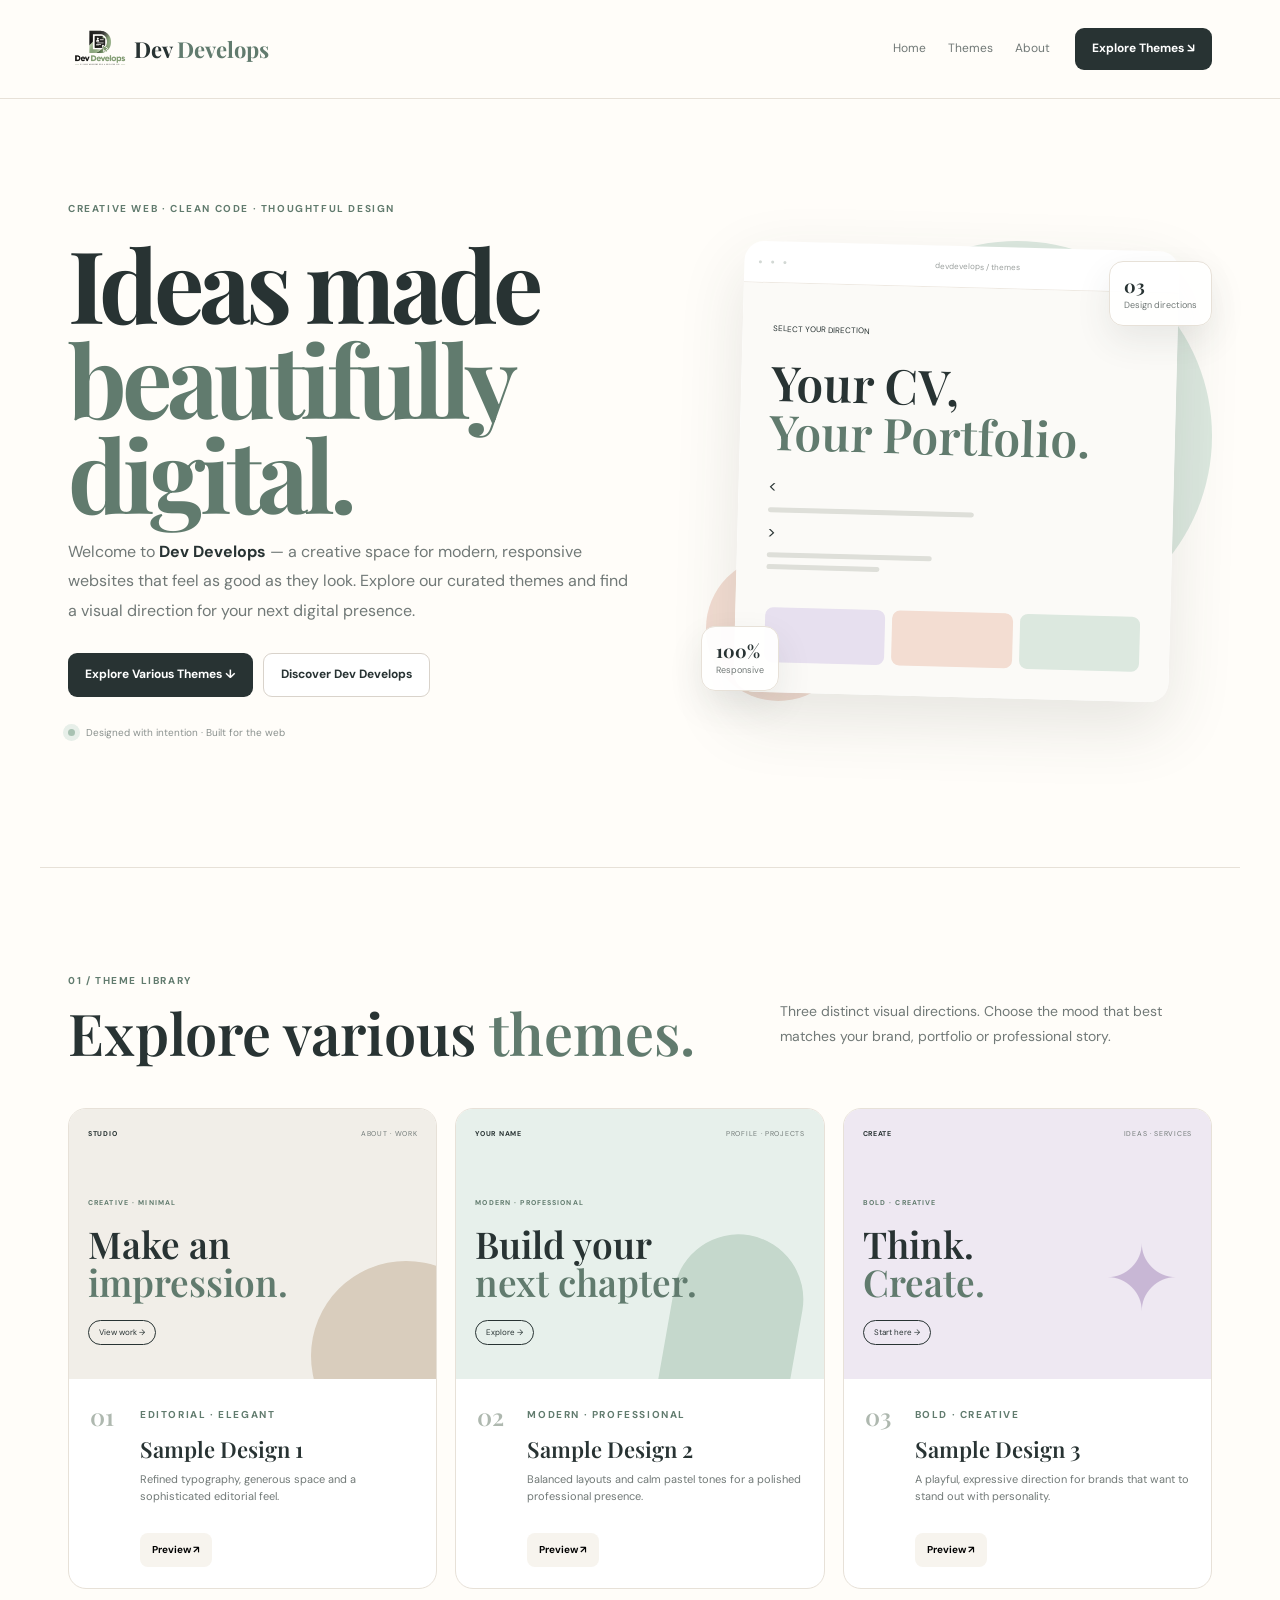
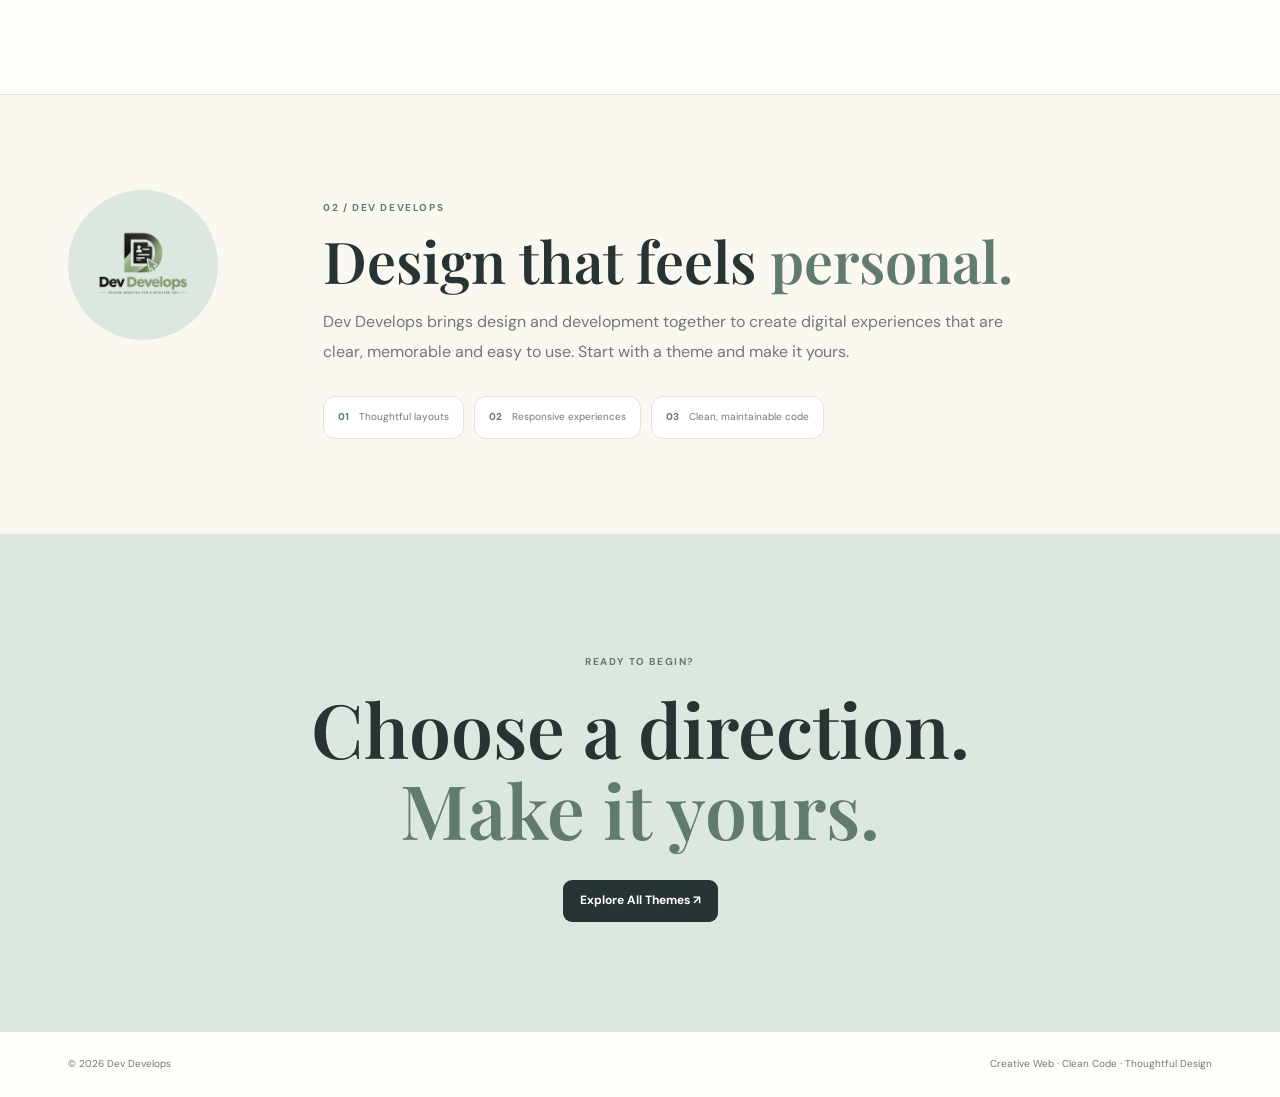
<file: index1.html>
<!doctype html>
<html lang="en"><head>
<meta charset="utf-8"><meta name="viewport" content="width=device-width,initial-scale=1">
<meta name="description" content="Dev Develops — creative digital experiences and website themes.">
<title>Dev Develops | Creative Digital Experiences</title>
<link rel="preconnect" href="https://fonts.googleapis.com"><link rel="preconnect" href="https://fonts.gstatic.com" crossorigin>
<link href="https://fonts.googleapis.com/css2?family=DM+Sans:wght@400;500;600;700&family=Playfair+Display:wght@600;700&display=swap" rel="stylesheet">
<link rel="stylesheet" href="style1.css"></head><body>
<div class="progress"></div>
<header><div class="nav">
<a class="brand" href="#home">
    <img src="logo.png" alt="Dev Develops Logo" class="brand-logo">
    <span>Dev <i>Develops</i></span>
</a>
<nav><a href="#home">Home</a><a href="#themes">Themes</a><a href="#about">About</a></nav>
<a class="btn dark navbtn" href="#themes">Explore Themes ↘</a>
</div><div class="mobile"><a href="#home">Home</a><a href="#themes">Themes</a><a href="#about">About</a></div></header>

<main>
<section id="home" class="hero"><div>
<p class="eyebrow">CREATIVE WEB · CLEAN CODE · THOUGHTFUL DESIGN</p>
<h1><style={font-family: "Libre Baskerville"}>Ideas made<br><i>beautifully digital.</i></h1>
<p class="intro">Welcome to <strong>Dev Develops</strong> — a creative space for modern, responsive websites that feel as good as they look. Explore our curated themes and find a visual direction for your next digital presence.</p>
<div class="actions"><a class="btn dark" href="#themes">Explore Various Themes ↓</a><a class="btn light" href="#about">Discover Dev Develops</a></div>
<p class="note"><span></span> Designed with intention · Built for the web</p>
</div>
<div class="art"><div class="circle c1"></div><div class="circle c2"></div><div class="circle c3"></div>
<div class="browser"><div class="bar"><b>● ● ●</b><span>devdevelops / themes</span></div><div class="screen"><small>SELECT YOUR DIRECTION</small><h2>Your CV,<br><i>Your Portfolio.</i></h2><div class="lines"><<b></b>></b><b></b><b></b></div><div class="blocks"><b></b><b></b><b></b></div></div></div>
<div class="float f1"><b>03</b><small>Design directions</small></div><div class="float f2"><b>100%</b><small>Responsive</small></div></div></section>

<section id="themes" class="themes"><div class="heading"><div><p class="eyebrow">01 / THEME LIBRARY</p><h2>Explore various <i>themes.</i></h2></div><p>Three distinct visual directions. Choose the mood that best matches your brand, portfolio or professional story.</p></div>
<div class="grid">
<article class="card one"><div class="preview"><div class="pnav"><b>STUDIO</b><span>ABOUT · WORK</span></div><div class="pbody"><small>CREATIVE · MINIMAL</small><strong>Make an<br><i>impression.</i></strong><em>View work →</em></div><div class="orb"></div></div><div class="info"><b>01</b><div><small>EDITORIAL · ELEGANT</small><h3>Sample Design 1</h3><p>Refined typography, generous space and a sophisticated editorial feel.</p></div><button data-theme="Sample Design 1" data-link="/Web 1/index.html">Preview ↗</button></div></article>
<article class="card two"><div class="preview"><div class="pnav"><b>YOUR NAME</b><span>PROFILE · PROJECTS</span></div><div class="pbody"><small>MODERN · PROFESSIONAL</small><strong>Build your<br><i>next chapter.</i></strong><em>Explore →</em></div><div class="panel"></div></div><div class="info"><b>02</b><div><small>MODERN · PROFESSIONAL</small><h3>Sample Design 2</h3><p>Balanced layouts and calm pastel tones for a polished professional presence.</p></div><button data-theme="Sample Design 2" data-link="/Web 2/index.html">Preview ↗</button></div></article>
<article class="card three"><div class="preview"><div class="pnav"><b>CREATE</b><span>IDEAS · SERVICES</span></div><div class="pbody"><small>BOLD · CREATIVE</small><strong>Think.<br><i>Create.</i></strong><em>Start here →</em></div><div class="star">✦</div></div><div class="info"><b>03</b><div><small>BOLD · CREATIVE</small><h3>Sample Design 3</h3><p>A playful, expressive direction for brands that want to stand out with personality.</p></div><button data-theme="Sample Design 3" data-link="/Web 3/index.html">Preview ↗</button></div></article>
</div></section>

<section id="about" class="about"><div class="aboutmark">
    <img src="logo.png" alt="Dev Develops Logo">
</div><div><p class="eyebrow">02 / DEV DEVELOPS</p><h2>Design that feels <i>personal.</i></h2><p class="lead">Dev Develops brings design and development together to create digital experiences that are clear, memorable and easy to use. Start with a theme and make it yours.</p><div class="principles"><div><b>01</b> Thoughtful layouts</div><div><b>02</b> Responsive experiences</div><div><b>03</b> Clean, maintainable code</div></div></div></section>
<section class="cta"><p class="eyebrow">READY TO BEGIN?</p><h2>Choose a direction.<br><i>Make it yours.</i></h2><a class="btn dark" href="#themes">Explore All Themes ↗</a></section>
</main><footer>© 2026 Dev Develops <span>Creative Web · Clean Code · Thoughtful Design</span></footer>

<div class="modal" id="modal"><div class="shade"></div><div class="modalbox"><button class="close">×</button><p class="eyebrow">THEME PREVIEW</p><h2 id="modalTitle">Sample Design</h2><div class="modalview"><small>DEV DEVELOPS</small><strong>Your next<br><i>digital story.</i></strong><a id="exploreTheme" href="#">Explore →</a></div><p>This sample direction can be adapted with your content, imagery, colors and sections.</p><a class="btn dark" id="chooseTheme" href="#">Choose this direction</a></div></div>
<script>
const modal = document.querySelector('#modal');
const title = document.querySelector('#modalTitle');
const exploreTheme = document.querySelector('#exploreTheme');
const chooseTheme = document.querySelector('#chooseTheme');

document.querySelectorAll('[data-theme]').forEach(button => {
    button.onclick = () => {

        // Get theme name and webpage link
        const themeName = button.dataset.theme;
        const themeLink = button.dataset.link;

        // Update modal title
        title.textContent = themeName;

        // Update both Explore buttons
        exploreTheme.href = themeLink;
        chooseTheme.href = themeLink;

        // Open modal
        modal.classList.add('open');
    };
});

function closeModal() {
    modal.classList.remove('open');
}

document.querySelector('.close').onclick = closeModal;
document.querySelector('.shade').onclick = closeModal;

document.addEventListener('keydown', e => {
    if (e.key === 'Escape') {
        closeModal();
    }
});

// Mobile menu
const menu = document.querySelector('.menu');
const mobile = document.querySelector('.mobile');

menu.onclick = () => {
    mobile.classList.toggle('open');
};

// Scroll progress
addEventListener('scroll', () => {
    let x = document.documentElement.scrollHeight - innerHeight;

    if (x > 0) {
        document.querySelector('.progress').style.width =
            (scrollY / x * 100) + '%';
    }
});
</file>
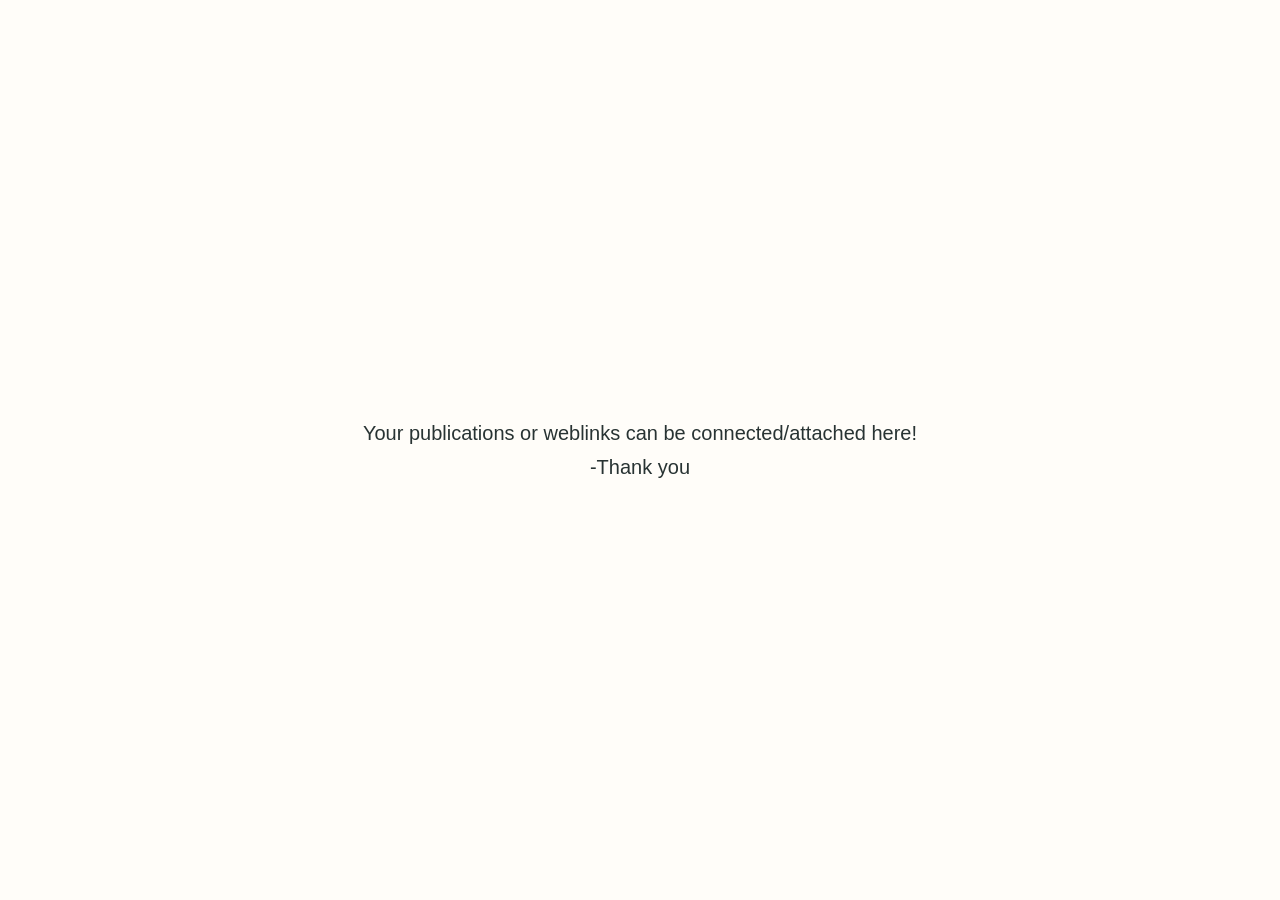
<file: Web 3/publications.html>
<!DOCTYPE html>
<html lang="en">
<head>
    <meta charset="UTF-8">
    <meta name="viewport" content="width=device-width, initial-scale=1.0">

    <title>Publications</title>

    <style>
        * {
            box-sizing: border-box;
        }

        body {
            margin: 0;
            min-height: 100vh;

            background: #fffdf9;

            display: flex;
            align-items: center;
            justify-content: center;

            font-family: Arial, sans-serif;
            color: #283333;

            text-align: center;
        }

        .message {
            font-size: 20px;
            line-height: 1.7;
            padding: 20px;
        }
    </style>
</head>

<body>

    <div class="message">
        Your publications or weblinks can be connected/attached here!<br>
        -Thank you
    </div>

</body>
</html>
</file>
<file: style1.css>
*{box-sizing:border-box}html{scroll-behavior:smooth}body{margin:0;background:#fffdf9;color:#283333;font-family:'DM Sans',Arial,sans-serif;line-height:1.65}a{text-decoration:none;color:inherit}button{font:inherit}.progress{height:3px;background:#617b6e;position:fixed;top:0;left:0;z-index:100;width:0}.site-header,header{position:sticky;top:0;z-index:50;background:#fffdf9e8;backdrop-filter:blur(14px);border-bottom:1px solid #e7e1d8}.nav{max-width:1200px;margin:auto;padding:17px 28px;display:flex;align-items:center;gap:25px}.brand{font:700 22px 'Playfair Display',serif;margin-right:auto;display:flex;gap:9px;align-items:center}.brand i{font-style:normal;color:#617b6e}.mark{font:700 11px 'DM Sans';color:#617b6e;border:1px solid #cfdcd4;border-radius:7px;padding:4px 6px}.nav nav,.nav>nav{display:flex;gap:22px;font-size:12px;color:#717977}.nav nav a:hover{color:#617b6e}.btn{display:inline-flex;padding:11px 17px;border-radius:9px;font-size:12px;font-weight:700;gap:8px;align-items:center;transition:.2s}.btn:hover{transform:translateY(-2px);box-shadow:0 9px 22px #35403b14}.dark{background:#283333;color:#fff}.light{background:#fff;border:1px solid #d9d3cb}.menu,.mobile{display:none}

.hero{max-width:1200px;margin:auto;padding:92px 28px 115px;display:grid;grid-template-columns:1fr .9fr;gap:65px;align-items:center}.eyebrow,.themes small,.info>div>small{font-size:10px;letter-spacing:.16em;font-weight:700;color:#617b6e}.hero h1{font:700 clamp(60px,8vw,100px)/.95 'Playfair Display';letter-spacing:-.05em;margin:17px 0}.hero h1 i,h2 i{color:#617b6e;font-style:normal}.intro,.lead{color:#717977;max-width:700px;font-size:16px;line-height:1.85}.intro strong{color:#283333}.actions{display:flex;gap:10px;margin-top:28px;flex-wrap:wrap}.note{font-size:10px;color:#8a918e;margin-top:28px}.note span{display:inline-block;width:7px;height:7px;border-radius:50%;background:#a8c2b2;box-shadow:0 0 0 5px #e7efe9;margin-right:8px}.art{min-height:510px;position:relative;display:flex;align-items:center;justify-content:center}.circle{position:absolute;border-radius:50%}.c1{width:390px;height:390px;background:#dce8df;right:0;top:25px}.c2{width:145px;height:145px;background:#f3ddd2;left:5px;bottom:25px}.c3{width:70px;height:70px;background:#e7e0ef;left:45px;top:35px}.browser{position:relative;width:min(435px,88%);background:#fff;border-radius:20px;overflow:hidden;box-shadow:0 25px 65px #35403b20;transform:rotate(1.5deg);z-index:2}.bar{height:42px;border-bottom:1px solid #eee9e2;display:flex;align-items:center;padding:0 14px;font-size:8px;color:#9a9f9d}.bar b{font-size:7px;letter-spacing:3px;color:#d2d8d4}.bar span{margin:auto}.screen{padding:30px;min-height:365px;background:#fbfaf7}.screen small{font-size:8px}.screen h2{font:600 48px/1.02 'Playfair Display';margin:18px 0}.lines{display:flex;flex-direction:column;gap:7px;width:55%}.lines b{height:5px;background:#dedfd9;border-radius:10px}.lines b:nth-child(2){width:80%}.lines b:nth-child(3){width:55%}.blocks{display:grid;grid-template-columns:repeat(3,1fr);gap:7px;margin-top:38px}.blocks b{height:55px;border-radius:8px;background:#e7e0ef}.blocks b:nth-child(2){background:#f3ddd2}.blocks b:nth-child(3){background:#dce8df}.float{position:absolute;background:#fffffff0;border:1px solid #e7e1d8;border-radius:14px;padding:12px 14px;z-index:4;box-shadow:0 15px 35px #35403b18}.float b,.float small{display:block}.float b{font:700 18px 'Playfair Display'}.float small{font-size:9px;color:#717977}.f1{right:0;top:45px}.f2{left:0;bottom:35px}

.themes{max-width:1200px;margin:auto;padding:95px 28px 105px;border-top:1px solid #e7e1d8}.heading{display:grid;grid-template-columns:1.2fr .8fr;gap:65px;align-items:end;margin-bottom:45px}.heading h2,.about h2,.cta h2{font:600 clamp(35px,4.5vw,58px)/1.08 'Playfair Display';margin:12px 0 0}.heading>p{font-size:14px;color:#717977;line-height:1.8}.grid{display:grid;grid-template-columns:repeat(3,1fr);gap:18px}.card{background:#fff;border:1px solid #e7e1d8;border-radius:18px;overflow:hidden;transition:.25s}.card:hover{transform:translateY(-7px);box-shadow:0 22px 50px #35403b13}.preview{height:270px;position:relative;overflow:hidden;padding:19px}.one .preview{background:#f1eee8}.two .preview{background:#e7f0eb}.three .preview{background:#eee8f2}.pnav{display:flex;justify-content:space-between;font-size:7px;letter-spacing:.1em;position:relative;z-index:3}.pnav span{color:#717977}.pbody{position:relative;z-index:2;margin-top:47px}.pbody small{font-size:7px}.pbody strong{display:block;font:600 37px/1.02 'Playfair Display';margin-top:12px}.pbody i{font-style:normal;color:#617b6e}.pbody em{display:inline-block;margin-top:19px;border:1px solid #283333;border-radius:100px;padding:5px 10px;font-size:8px;font-style:normal}.orb{position:absolute;width:190px;height:190px;border-radius:50%;background:#d9cdbd;right:-65px;bottom:-72px}.panel{position:absolute;width:130px;height:180px;right:25px;bottom:-35px;border-radius:70px 70px 0 0;background:#c5d8cc;transform:rotate(10deg)}.star{position:absolute;right:32px;bottom:25px;font-size:90px;color:#c8b7d5}.info{display:grid;grid-template-columns:38px 1fr;gap:12px;padding:21px}.info>b{font:600 24px 'Playfair Display';color:#aeb8af}.info h3{font:600 22px 'Playfair Display';margin:7px 0}.info p{font-size:11px;color:#717977;margin:0;line-height:1.6}.info button{grid-column:2;justify-self:start;margin-top:15px;border:0;background:#f7f4ee;border-radius:8px;padding:9px 12px;font-size:10px;font-weight:700;cursor:pointer}.info button:hover{background:#dce8df}

.about{background:#fbf8f2;border-top:1px solid #e7e1d8;padding:95px max(28px,calc((100vw - 1144px)/2));display:grid;grid-template-columns:190px 1fr;gap:65px}.aboutmark{width:115px;height:115px;border-radius:50%;background:#dce8df;display:grid;place-items:center;font:700 31px 'Playfair Display';color:#617b6e}.aboutmark span{font-size:17px;color:#283333;position:absolute;margin:60px 0 0 55px}.principles{display:flex;gap:10px;flex-wrap:wrap;margin-top:30px}.principles div{background:#fff;border:1px solid #e7e1d8;border-radius:12px;padding:12px 14px;font-size:10px;color:#717977}.principles b{color:#617b6e;margin-right:7px}.cta{padding:110px 28px;text-align:center;background:#dce8df}.cta h2{font-size:clamp(44px,6.5vw,75px);margin:18px auto 30px}.cta .eyebrow{color:#617b6e}footer{max-width:1200px;margin:auto;padding:24px 28px;display:flex;justify-content:space-between;color:#717977;font-size:10px}

.modal{display:none;position:fixed;inset:0;z-index:200;align-items:center;justify-content:center;padding:22px}.modal.open{display:flex}.shade{position:absolute;inset:0;background:#28333372;backdrop-filter:blur(7px)}.modalbox{position:relative;z-index:2;width:min(560px,100%);background:#fffdf9;border-radius:22px;padding:31px;box-shadow:0 30px 80px #28333330}.close{position:absolute;right:18px;top:15px;border:0;background:#f3f0ea;width:33px;height:33px;border-radius:50%;font-size:22px;cursor:pointer}.modalbox h2{font:600 39px 'Playfair Display';margin:12px 0 20px}.modalview{height:245px;border-radius:14px;background:#e7f0eb;padding:31px}.modalview small{font-size:8px;letter-spacing:.14em;color:#617b6e;font-weight:700}.modalview strong{display:block;font:600 42px/1.05 'Playfair Display';margin:15px 0}.modalview i{font-style:normal;color:#617b6e}.modalview button{border:0;background:#283333;color:#fff;padding:9px 13px;border-radius:8px;font-size:9px}.modalbox>p:not(.eyebrow){font-size:12px;color:#717977}.mobile{max-height:0;overflow:hidden;padding:0 22px;transition:.3s}.mobile.open{max-height:150px;padding:7px 22px 15px}.mobile a{display:block;padding:6px;color:#717977;font-size:12px}

@media(max-width:900px){.nav nav{display:none}.navbtn{margin-left:auto}.menu{display:block;border:0;background:transparent;font-size:22px;cursor:pointer}.hero{grid-template-columns:1fr;padding:65px 22px 80px}.art{min-height:440px}.heading{grid-template-columns:1fr;gap:15px}.grid{grid-template-columns:1fr 1fr}.about{grid-template-columns:1fr;gap:24px;padding:75px 22px}}
@media(max-width:600px){.nav{padding:15px 20px}.navbtn{display:none}.hero h1{font-size:58px}.intro{font-size:15px}.art{min-height:400px}.browser{width:92%}.c1{width:300px;height:300px}.float{transform:scale(.9)}.grid{grid-template-columns:1fr}.themes{padding:75px 22px 85px}.heading h2,.about h2{font-size:43px}.modalbox{padding:25px}.modalview{height:220px}.modalview strong{font-size:34px}footer{padding:22px;flex-direction:column;gap:8px}}



/* Company Logo */
.brand {
    display: flex;
    align-items: center;
    gap: 2px;
}

.brand-logo {
    width: 64px;
    height: 64px;
    object-fit: contain;
    display: block;
}

.aboutmark {
    width: 150px;
    height: 150px;
    border-radius: 50%;
    display: flex;
    align-items: center;
    justify-content: center;
    overflow: hidden;
}

.aboutmark img {
    width: 75%;
    height: 75%;
    object-fit: contain;
}
</file>
<file: Web 1/styles.css>
*{box-sizing:border-box;margin:0;padding:0}
:root{
  --ink:#263238;
  --muted:#6f7775;
  --paper:#fffdf9;
  --cream:#f7f1e8;
  --sage:#dfe9e1;
  --sage-deep:#60796d;
  --peach:#f3ded2;
  --lavender:#e9e4ef;
  --line:#e7e1d8;
  --white:#ffffff;
}
html{scroll-behavior:smooth}
body{font-family:"DM Sans",Arial,sans-serif;color:var(--ink);background:var(--paper);line-height:1.65}
a{color:inherit;text-decoration:none}
.nav{position:sticky;top:0;z-index:10;background:rgba(255,253,249,.9);backdrop-filter:blur(14px);border-bottom:1px solid var(--line)}
.nav-inner{max-width:1180px;margin:auto;padding:18px 28px;display:flex;align-items:center;gap:30px}
.brand{font-family:"Playfair Display",serif;font-size:22px;font-weight:700;margin-right:auto}
.nav nav{display:flex;gap:24px;font-size:13px;color:var(--muted)}
.nav nav a:hover{color:var(--sage-deep)}
.nav-btn,.primary-btn{background:var(--ink);color:#fff;padding:11px 18px;border-radius:9px;font-size:13px;font-weight:600;display:inline-flex;gap:9px;align-items:center;transition:.2s}
.nav-btn:hover,.primary-btn:hover{transform:translateY(-2px);background:#3b4948}
.hero{max-width:1180px;margin:auto;padding:92px 28px 110px;display:grid;grid-template-columns:1.02fr .98fr;align-items:center;gap:65px}
.eyebrow,.section-label,.project-type{letter-spacing:.14em;font-size:11px;font-weight:700;color:var(--sage-deep)}
.hero h1{font-family:"Playfair Display",serif;font-size:clamp(58px,8vw,96px);line-height:.98;letter-spacing:-.045em;margin:18px 0 25px}
.hero h1 span,h2 em{font-style:normal;color:var(--sage-deep)}
.hero-text{max-width:650px;font-size:18px;color:var(--muted);line-height:1.75}
.hero-actions{display:flex;gap:12px;margin-top:30px;flex-wrap:wrap}
.secondary-btn{padding:10px 18px;border:1px solid #d8d2c9;border-radius:9px;font-size:13px;font-weight:600;background:#fff}
.quick-links{display:flex;gap:10px;align-items:center;flex-wrap:wrap;margin-top:30px;color:var(--muted);font-size:12px}
.quick-links a{color:var(--sage-deep)}
.hero-photo-wrap{position:relative;min-height:520px;display:flex;align-items:center;justify-content:center}
.photo-card{position:relative;width:min(390px,88%);background:#fff;padding:13px 13px 18px;border-radius:22px;box-shadow:0 25px 65px rgba(54,64,60,.12);transform:rotate(2deg);z-index:2}
.photo-card img{width:100%;display:block;border-radius:14px;aspect-ratio:1/1.18;object-fit:cover}
.photo-caption{padding:15px 7px 0;display:flex;justify-content:space-between;gap:12px;align-items:center;font-size:11px;color:var(--muted)}
.photo-caption strong{color:var(--ink);font-size:12px}
.soft-shape{position:absolute;border-radius:50%;filter:blur(.2px)}
.shape-one{width:370px;height:370px;background:var(--sage);right:0;top:35px}
.shape-two{width:160px;height:160px;background:var(--peach);left:15px;bottom:30px}
.section{max-width:1180px;margin:auto;padding:100px 28px;border-top:1px solid var(--line);display:grid;grid-template-columns:190px 1fr;gap:60px}
.section h2{font-family:"Playfair Display",serif;font-size:clamp(34px,4.5vw,58px);line-height:1.08;max-width:850px;margin-bottom:25px}
.about p{max-width:790px;color:var(--muted);font-size:16px}
.stats{display:flex;gap:45px;margin-top:40px;flex-wrap:wrap}
.stats div{display:flex;align-items:center;gap:12px}
.stats strong{font-family:"Playfair Display",serif;font-size:31px}
.stats span{font-size:11px;color:var(--muted);line-height:1.4}
.timeline{display:grid;gap:0}
.timeline-item{padding:0 0 34px 25px;border-left:2px solid var(--sage);position:relative}
.timeline-item:before{content:"";position:absolute;left:-7px;top:3px;width:11px;height:11px;background:var(--sage-deep);border-radius:50%}
.year{font-size:10px;letter-spacing:.12em;color:var(--sage-deep);font-weight:700}
.timeline-item h3{font-size:20px;margin:6px 0 3px}
.timeline-item p{color:var(--muted);font-size:14px}
.pill{display:inline-block;background:var(--cream);padding:5px 9px;border-radius:100px;font-size:10px;margin-top:9px}
.skills-section{background:#fbf8f2}
.skill-grid{display:grid;grid-template-columns:repeat(2,1fr);gap:15px}
.skill-card{background:#fff;border:1px solid var(--line);padding:26px;border-radius:15px;min-height:175px}
.skill-card span{font-size:10px;color:var(--sage-deep);font-weight:700}
.skill-card h3{font-family:"Playfair Display",serif;font-size:22px;margin:18px 0 8px}
.skill-card p{font-size:13px;color:var(--muted);line-height:1.8}
.soft-skills{grid-column:2;display:flex;flex-wrap:wrap;gap:8px;margin-top:-35px}
.soft-skills span,.interest-list span{border:1px solid #d9d5ce;border-radius:100px;padding:8px 12px;font-size:11px;background:#fff}
.project-list{display:grid;gap:0}
.project{display:grid;grid-template-columns:80px 1fr;gap:25px;padding:0 0 45px;margin-bottom:35px;border-bottom:1px solid var(--line)}
.project:last-child{border-bottom:0}
.project-no{font-family:"Playfair Display",serif;font-size:30px;color:#b8c8bd}
.project h3{font-size:23px;margin:7px 0 14px}
.project ul{padding-left:17px;color:var(--muted);font-size:14px;max-width:800px}
.project li{margin:5px 0}
.interests{background:var(--lavender);max-width:none;padding-left:max(28px,calc((100vw - 1124px)/2));padding-right:max(28px,calc((100vw - 1124px)/2))}
.interest-list{display:flex;flex-wrap:wrap;gap:10px;max-width:850px}
.interest-list span{background:rgba(255,255,255,.65);border-color:rgba(110,100,125,.18)}
.contact{padding:110px 28px;text-align:center;background:var(--sage)}
.contact .section-label{color:#536a60}
.contact h2{font-family:"Playfair Display",serif;font-size:clamp(45px,7vw,78px);line-height:1.05;margin:20px auto 35px}
.contact-links{display:flex;justify-content:center;gap:10px;flex-wrap:wrap}
.contact-links a{background:rgba(255,255,255,.62);padding:10px 15px;border-radius:9px;font-size:12px}
.bottom-download{margin-top:30px;background:var(--ink)}
footer{padding:25px 28px;display:flex;justify-content:space-between;max-width:1180px;margin:auto;color:var(--muted);font-size:10px;letter-spacing:.06em}
@media(max-width:850px){
  .nav nav{display:none}.nav-inner{padding:15px 20px}.nav-btn{margin-left:auto}
  .hero{grid-template-columns:1fr;padding:65px 22px 80px;gap:45px}.hero-photo-wrap{min-height:430px}
  .section{grid-template-columns:1fr;padding:75px 22px;gap:25px}.section-label{margin-bottom:0}
  .soft-skills{grid-column:1;margin-top:0}.skill-grid{grid-template-columns:1fr}
  .project{grid-template-columns:55px 1fr;gap:15px}
  footer{padding:22px;gap:15px;flex-direction:column}
}
@media(max-width:500px){
  .hero h1{font-size:57px}.hero-text{font-size:16px}.photo-card{width:88%}
  .shape-one{width:290px;height:290px}.shape-two{width:110px;height:110px}
  .stats{gap:25px}.project h3{font-size:19px}
}
</file>
<file: Web 3/styles.css>
*{box-sizing:border-box}html{scroll-behavior:smooth}body{margin:0;background:#fffdf9;color:#283333;font-family:'DM Sans',Arial,sans-serif;line-height:1.65}a{text-decoration:none;color:inherit}.progress{height:3px;background:#617b6e;position:fixed;top:0;left:0;z-index:50;width:0}header{position:sticky;top:0;z-index:20;background:#fffdf9e8;backdrop-filter:blur(14px);border-bottom:1px solid #e7e1d8}.nav{max-width:1200px;margin:auto;padding:17px 28px;display:flex;align-items:center;gap:25px}.brand{font:700 22px 'Playfair Display',serif;margin-right:auto}.nav nav{display:flex;gap:21px;font-size:12px;color:#717977}.btn{display:inline-flex;padding:11px 17px;border-radius:9px;font-size:12px;font-weight:700;gap:8px;align-items:center}.dark{background:#283333;color:white}.light{background:white;border:1px solid #d9d3cb}.hero{max-width:1200px;margin:auto;padding:92px 28px 115px;display:grid;grid-template-columns:1fr .9fr;gap:65px;align-items:center}.eyebrow,label,small{font-size:10px;letter-spacing:.16em;font-weight:700;color:#617b6e}.hero h1{font:700 clamp(60px,8vw,100px)/.95 'Playfair Display',serif;letter-spacing:-.05em;margin:17px 0}.hero h1 i,h2 i{color:#617b6e;font-style:normal}.role{font-size:18px;font-weight:600}.role b{color:#b6c5bc;padding:0 5px}.intro,.lead{color:#717977;max-width:700px;font-size:16px;line-height:1.85}.actions{display:flex;gap:10px;margin-top:28px;flex-wrap:wrap}.contactline{font-size:11px;color:#717977;margin-top:28px}.contactline a{color:#617b6e}.visual{min-height:510px;position:relative;display:flex;align-items:center;justify-content:center}.blob{position:absolute;border-radius:50%}.sage{width:390px;height:390px;background:#dce8df;right:0;top:25px}.peach{width:145px;height:145px;background:#f3ddd2;left:5px;bottom:25px}.photo{position:relative;width:min(430px,88%);background:white;padding:12px 12px 17px;border-radius:22px;box-shadow:0 25px 65px #35403b20;transform:rotate(1.5deg);z-index:2}.photo img{width:100%;display:block;aspect-ratio:1.2/1;object-fit:cover;border-radius:14px}.photo div{padding:13px 6px 0}.photo strong,.photo small{display:block;letter-spacing:0;font-size:11px;color:#283333}.photo small{font-size:9px;color:#717977;margin-top:4px}.float{position:absolute;right:0;bottom:35px;background:#fffffff0;border:1px solid #e7e1d8;border-radius:14px;padding:13px 15px;z-index:4;box-shadow:0 15px 35px #35403b18}.float b,.float small{display:block;letter-spacing:0;color:#283333;font-size:12px}.float small{font-size:9px;color:#717977}.section{max-width:1200px;margin:auto;padding:95px 28px;border-top:1px solid #e7e1d8;display:grid;grid-template-columns:190px 1fr;gap:65px}.alt{max-width:none;background:#fbf8f2;padding-left:max(28px,calc((100vw - 1144px)/2));padding-right:max(28px,calc((100vw - 1144px)/2))}.section h2,.contact h2{font:600 clamp(35px,4.5vw,58px)/1.08 'Playfair Display',serif;margin:0 0 24px}.stats{display:flex;gap:45px;flex-wrap:wrap;margin-top:38px}.stats div{display:flex;align-items:center;gap:10px}.stats b{font:700 27px 'Playfair Display',serif}.stats span{font-size:10px;color:#717977;line-height:1.35}.timeline article{padding:0 0 34px 25px;border-left:2px solid #dce8df;position:relative}.timeline article:before{content:'';position:absolute;left:-7px;top:3px;width:11px;height:11px;border-radius:50%;background:#617b6e}.timeline h3{font-size:21px;margin:6px 0}.timeline p{margin:0;color:#717977;font-size:13px}.timeline span{display:inline-block;background:white;border:1px solid #e7e1d8;border-radius:100px;padding:5px 9px;font-size:9px;margin-top:9px}.cards{display:grid;grid-template-columns:repeat(2,1fr);gap:15px}.card{background:white;border:1px solid #e7e1d8;border-radius:15px;padding:25px;min-height:175px}.card.featured{background:#dce8df;border-color:transparent}.card h3{font:600 22px 'Playfair Display',serif;margin:17px 0 5px}.card p{font-size:13px;margin:0}.card em{display:block;color:#717977;font-style:normal;font-size:11px;margin-top:9px}.research{background:#e8e2ed;max-width:none;padding-left:max(28px,calc((100vw - 1144px)/2));padding-right:max(28px,calc((100vw - 1144px)/2))}.pub{display:grid;grid-template-columns:55px 1fr 25px;gap:20px;padding:0 0 28px;margin-bottom:28px;border-bottom:1px solid #aaa2b020}.pub:last-child{border:0;margin:0}.pub>b{font:600 29px 'Playfair Display',serif;color:#aeb8af}.pub h3{font:600 22px/1.25 'Playfair Display',serif;margin:6px 0 8px}.pub p{font-size:12px;color:#717977;margin:0}.pub>strong{font-size:20px;color:#617b6e}.cert{display:grid;grid-template-columns:50px 1fr;gap:18px;background:white;border:1px solid #e7e1d8;border-radius:17px;padding:25px;box-shadow:0 12px 35px #35403b0f}.cert>span{width:45px;height:45px;background:#dce8df;border-radius:12px;display:grid;place-items:center;color:#617b6e;font-size:21px}.cert h3{font:600 22px 'Playfair Display',serif;margin:7px 0}.cert p{font-size:12px;color:#717977;margin:0 0 8px}.cert strong{font-size:11px;color:#617b6e}.chips{display:flex;gap:8px;flex-wrap:wrap;margin-top:20px}.chips span{background:#f6f0e7;border:1px solid #e7e1d8;border-radius:100px;padding:8px 11px;font-size:10px}.contact{padding:110px 28px;text-align:center;background:#dce8df}.contact h2{font-size:clamp(44px,6.5vw,75px);margin:18px auto 30px}.contact>div{display:flex;justify-content:center;gap:10px;flex-wrap:wrap;margin-bottom:30px}.contact>div a,.contact>div span{background:#fffffff0;padding:10px 14px;border-radius:9px;font-size:11px}footer{max-width:1200px;margin:auto;padding:24px 28px;display:flex;justify-content:space-between;color:#717977;font-size:10px}@media(max-width:850px){.nav nav{display:none}.nav{padding:15px 20px}.hero{grid-template-columns:1fr;padding:65px 22px 80px}.visual{min-height:440px}.section,.alt,.research{grid-template-columns:1fr;gap:24px;padding:75px 22px}.cards{grid-template-columns:1fr}.pub{grid-template-columns:45px 1fr 20px}footer{padding:22px;flex-direction:column;gap:8px}}@media(max-width:500px){.hero h1{font-size:58px}.intro{font-size:15px}.photo{width:92%}.sage{width:300px;height:300px}.float{right:0}.stats{gap:25px}}
</file>
